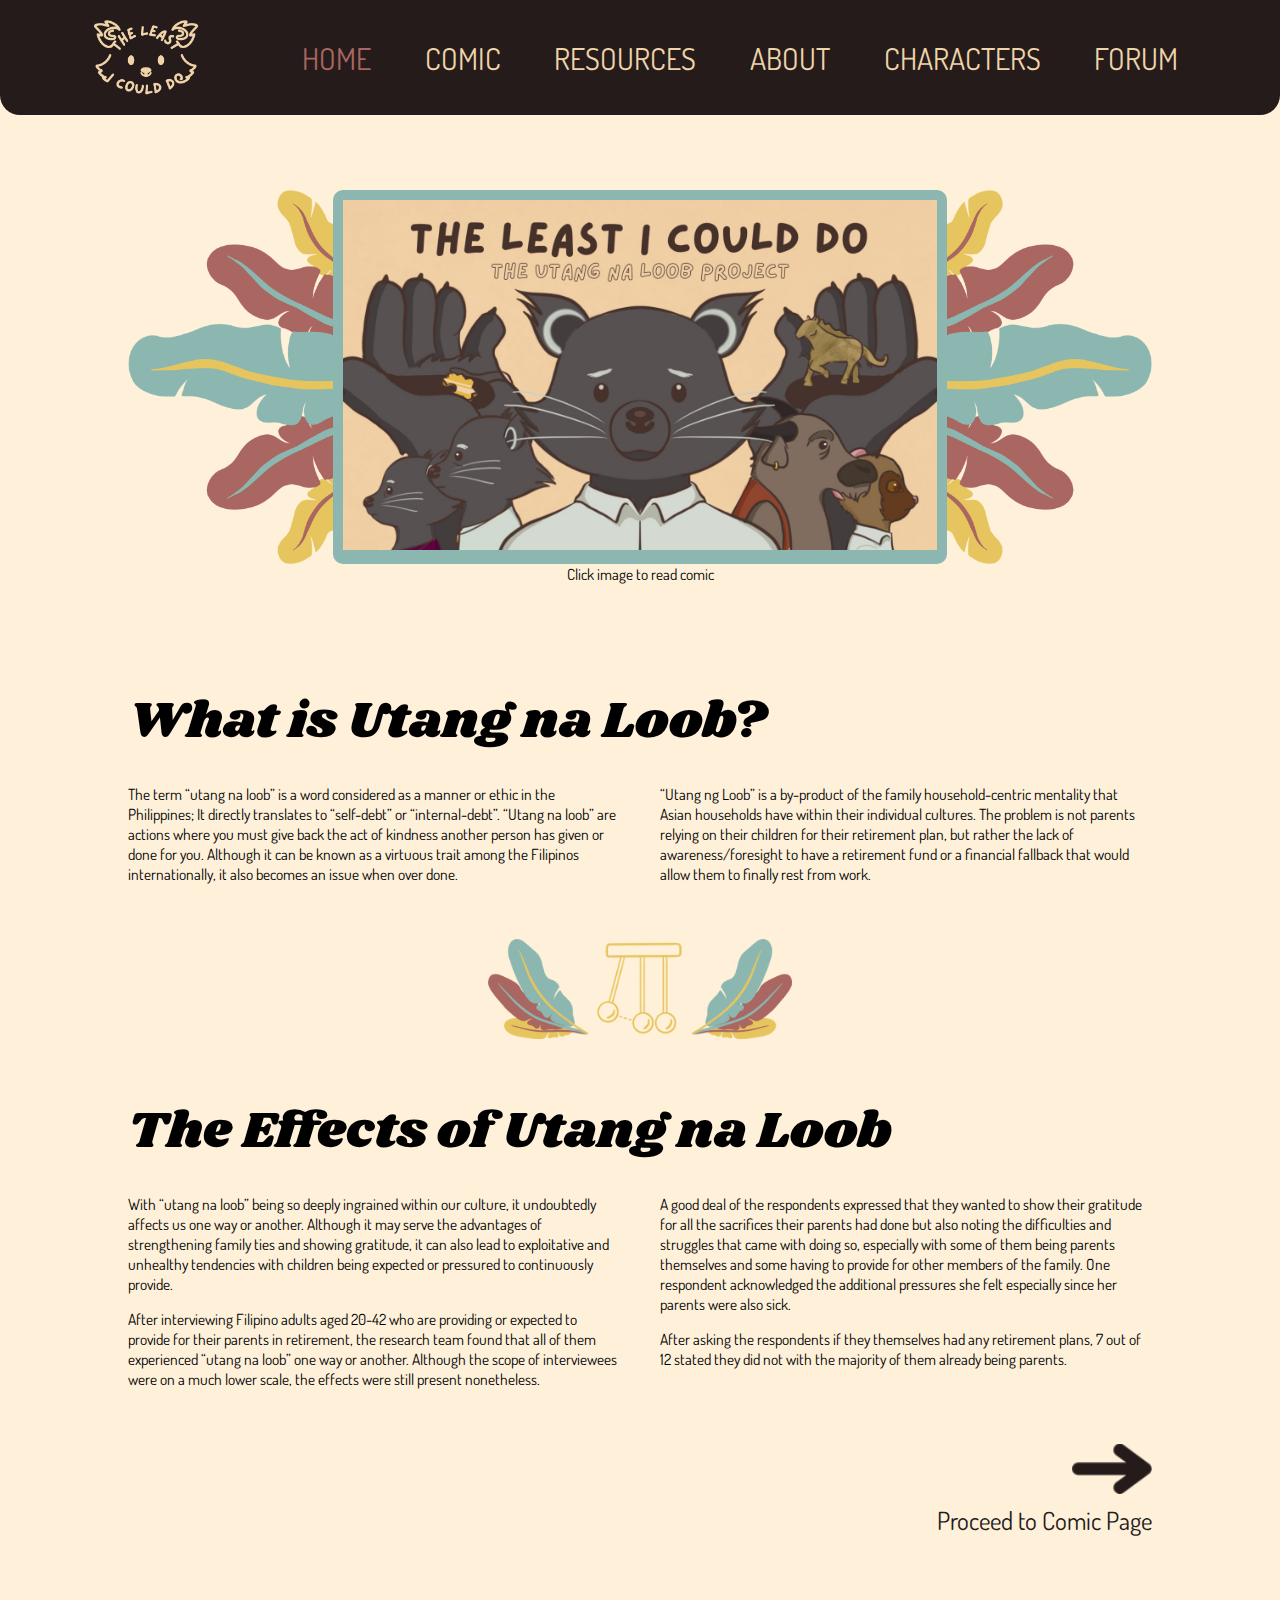
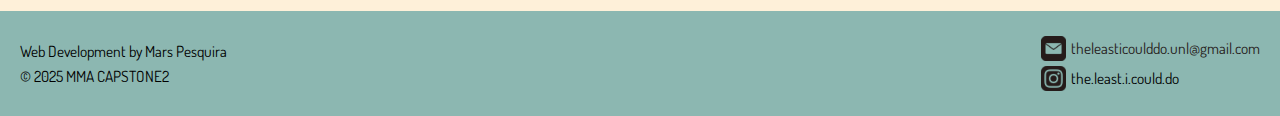
<file: index.html>
<!DOCTYPE html>
<html lang="en">

<head>
    <meta charset="utf-8">
    <meta name="viewport" content="width=device-width, initial-scale=1">
    <title>The Least I Could Do</title>
    <link rel="stylesheet" href="css/style.css">
    <link rel="stylesheet" href="css/mobile.css">
    <link rel="icon" type="image/icon" href="images/favicon.png">
</head>

<body>
    <!-- HEADER -->
    <header>
        <nav>
            <div class="logo">
                <a href="index.html">
                    <img id="logo" src="images/logo.png" alt="Logo">
                </a>
            </div>
            <ul>
                <li><a href="index.html" class="active">Home</a></li>
                <li><a href="comic.html">Comic</a></li>
                <li><a href="resources.html">Resources</a></li>
                <li><a href="about.html">About</a></li>
                <li><a href="characters.html">Characters</a></li>
                <li><a href="forum.html">Forum</a></li>
            </ul>
        </nav>
    </header>

    <main id="index">
        <div class="leaves-container">
            <img src="images/leaves-left.png" alt="Leaves" class="preview-leaves" id="leaves-1">
            <div id="comic-background-home">
                <div id="comic-preview">
                    <a href="comic.html">
                        <img src="images/home-img.jpg" alt="Cover Page 1">
                    </a>
                </div>
            </div>
            <img src="images/leaves-right.png" alt="Leaves" class="preview-leaves" id="leaves-2">
        </div>

        <p id="comic-hint-text">Click image to read comic</p>
        <h1>What is Utang na Loob?</h1>
        <div class="description">
            <div class="description-paragraph">
                <p class="description-text">The term “utang na loob” is a word considered as a manner or ethic in the Philippines; It directly translates to “self-debt” or “internal-debt”. “Utang na loob” are actions where you must give back the act of kindness another person has given or done for you. Although it can be known as a virtuous trait among the Filipinos internationally, it also becomes an issue when over done.</p>
            </div>
            <div class="description-paragraph">
                <p class="description-text">“Utang ng Loob” is a by-product of the family household-centric mentality that Asian households have within their individual cultures. The problem is not parents relying on their children for their retirement plan, but rather the lack of awareness/foresight to have a retirement fund or a financial fallback that would allow them to finally rest from work.</p>
            </div>
        </div>

        <div class="icon">
            <img src="./images/effects.png" alt="Effects Icon">
        </div>

        <h1>The Effects of Utang na Loob</h1>
        <div class="description">
            <div class="description-paragraph">
                <p class="description-text">With “utang na loob” being so deeply ingrained within our culture, it undoubtedly affects us one way or another. Although it may serve the advantages of strengthening family ties and showing gratitude, it can also lead to exploitative and unhealthy tendencies with children being expected or pressured to continuously provide.</p>
                <p class="description-text">After interviewing Filipino adults aged 20-42 who are providing or expected to provide for their parents in retirement, the research team found that all of them experienced “utang na loob” one way or another. Although the scope of interviewees were on a much lower scale, the effects were still present nonetheless.</p>
            </div>
            <div class="description-paragraph">
                <p class="description-text">A good deal of the respondents expressed that they wanted to show their gratitude for all the sacrifices their parents had done but also noting the difficulties and struggles that came with doing so, especially with some of them being parents themselves and some having to provide for other members of the family. One respondent acknowledged the additional pressures she felt especially since her parents were also sick.</p>
                <p class="description-text">After asking the respondents if they themselves had any retirement plans, 7 out of 12 stated they did not with the majority of them already being parents.</p>
            </div>
        </div>

        <div id="bottom-navigation">
            <div></div>
            <div class="button-column-right">
                <img src="./images/arrow-right.png" alt="Arrow Forward" class="bottom-nav-icon">
                <button id="next-page"><a href="comic.html">Proceed to Comic Page</a></button>
            </div>
        </div>
    </main>
    <script src="js/script.js"></script>

    <!-- FOOTER -->
    <footer>
        <section>
            <div id="label">
                <ul>
                    <li>Web Development by Mars Pesquira</li>
                    <li>&copy; 2025 <span>MMA CAPSTONE2</span></li>
                </ul>
            </div>
            <div id="socials">
                <ul>
                    <li>
                        <a href="mailto:theleasticouldo.unl@gmail.com">
                            <div id="footer-email"></div>
                            theleasticoulddo.unl@gmail.com
                        </a>
                    </li>
                    <li>
                        <div id="footer-instagram" class="social-icon" data-modal="modal-instagram-footer"></div>
                        the.least.i.could.do
                    </li>
                </ul>
            </div>
        </section>
    </footer>

</body>

</html>
</file>
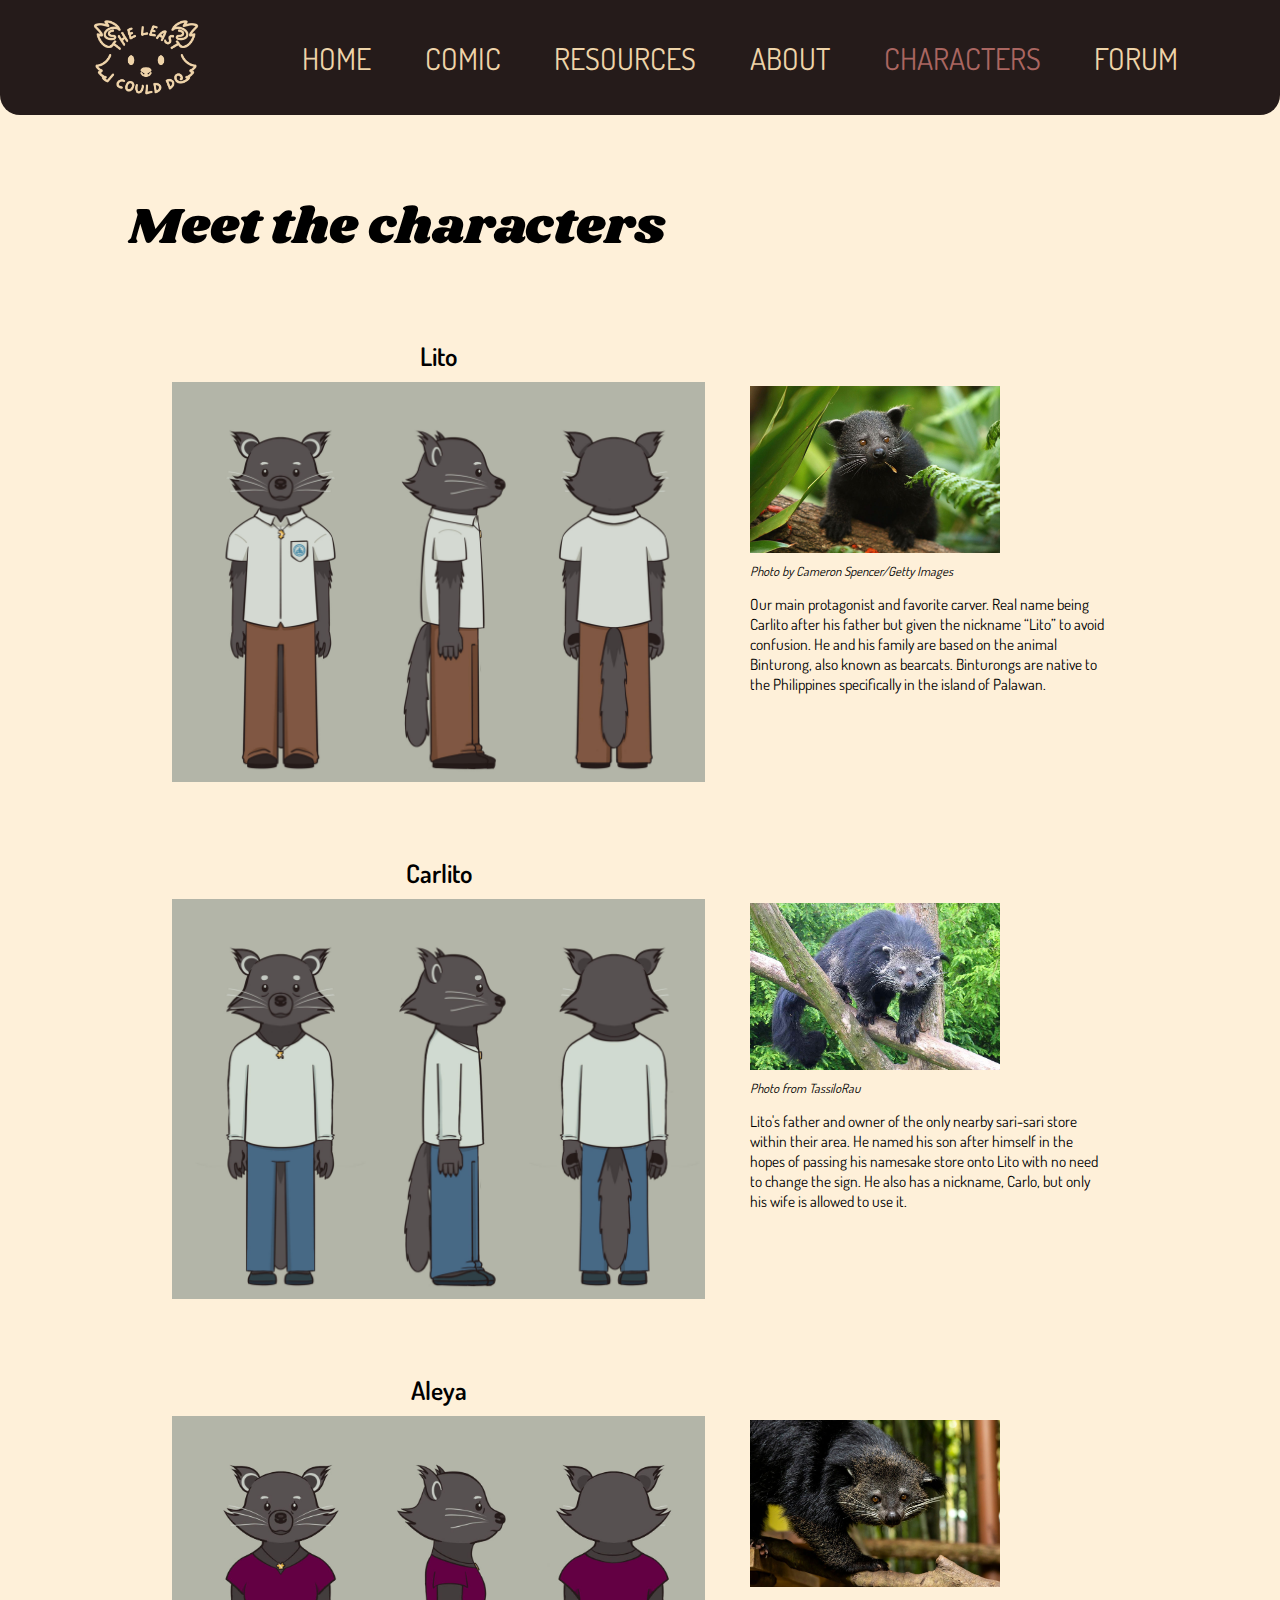
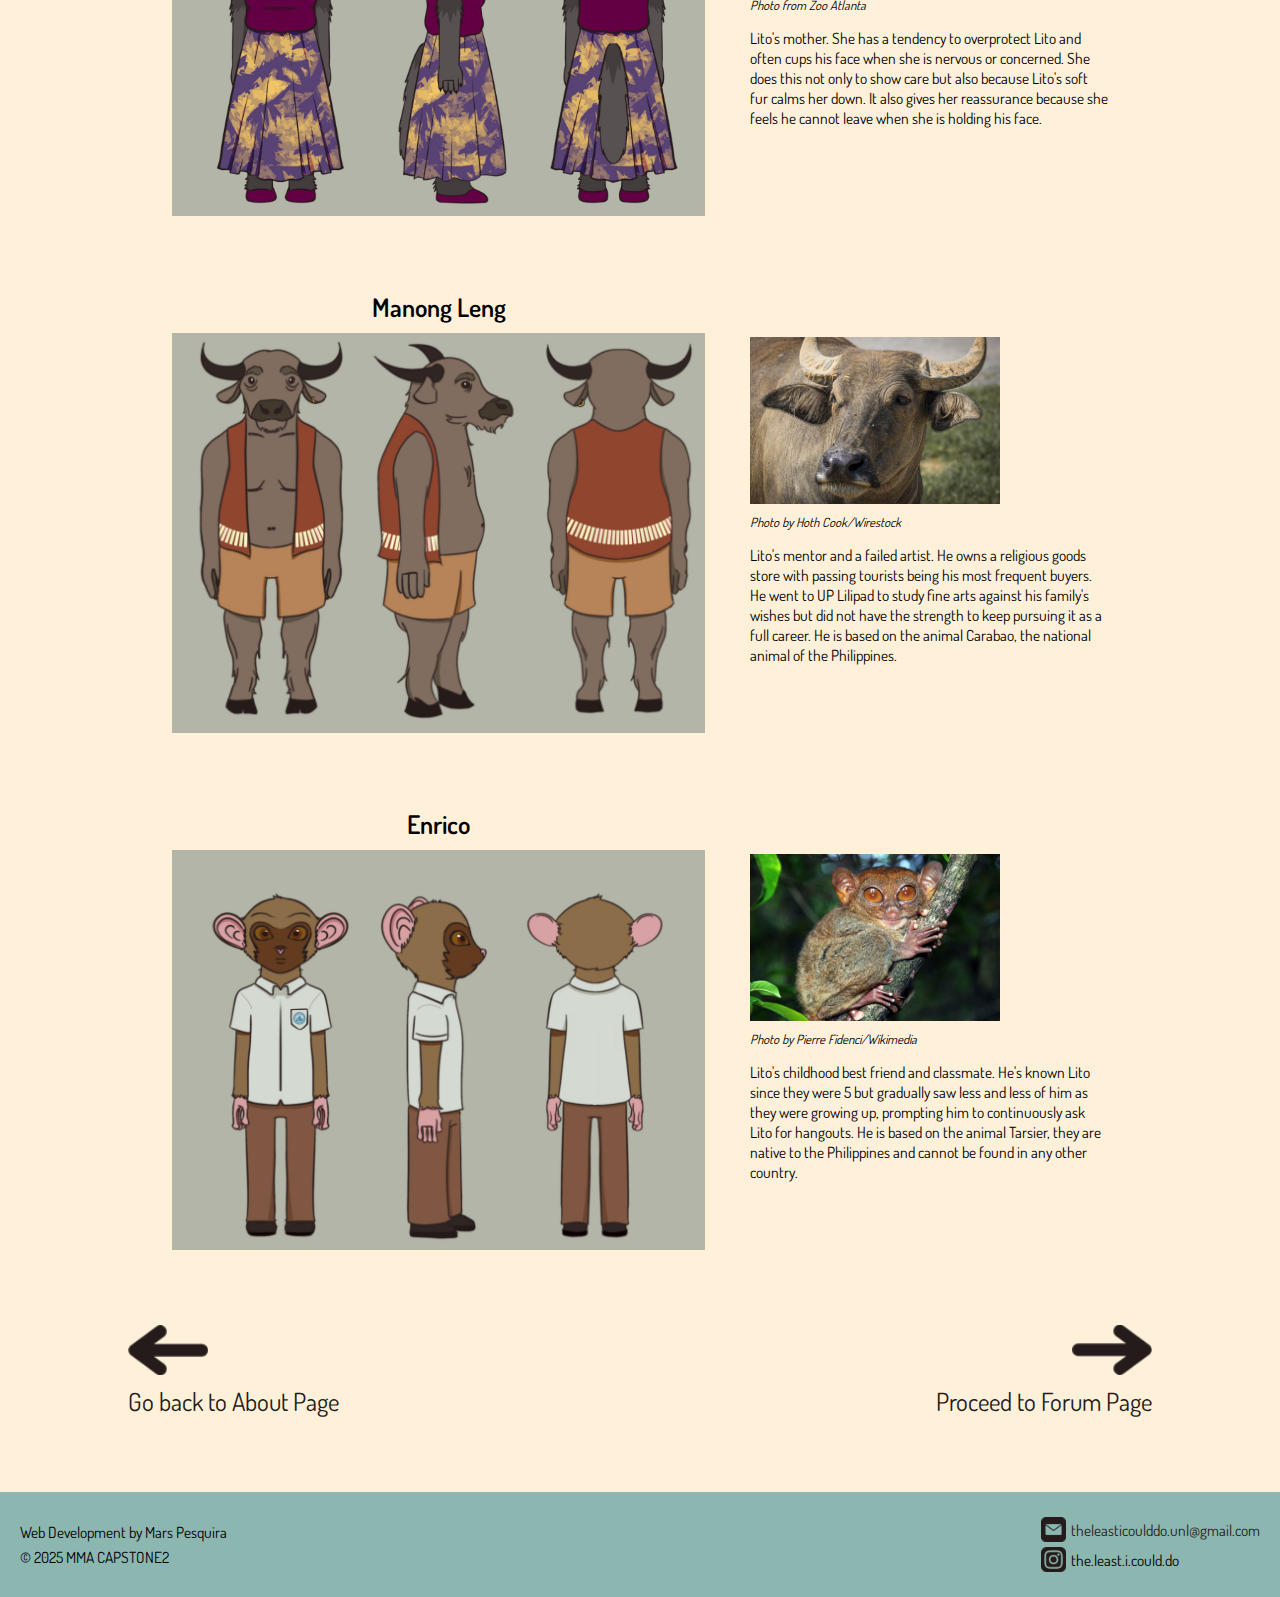
<file: characters.html>
<!DOCTYPE html>
<html lang="en">

<head>
    <meta charset="utf-8">
    <meta name="viewport" content="width=device-width, initial-scale=1">
    <title>The Least I Could Do</title>
    <link rel="stylesheet" href="css/style.css">
    <link rel="stylesheet" href="css/mobile.css">
    <link rel="icon" type="image/icon" href="images/favicon.png">
</head>

<body>
    <!-- HEADER -->
    <header>
        <nav>
            <div class="logo">
                <a href="index.html">
                    <img id="logo" src="images/logo.png" alt="Logo">
                </a>
            </div>
            <ul>
                <li><a href="index.html">Home</a></li>
                <li><a href="comic.html">Comic</a></li>
                <li><a href="resources.html">Resources</a></li>
                <li><a href="about.html">About</a></li>
                <li><a href="characters.html" class="active">Characters</a></li>
                <li><a href="forum.html">Forum</a></li>
            </ul>
        </nav>
    </header>

    <main id="characters">
        <h1>Meet the characters</h1>
        <div class="character-information-container">
            <div class="comic-character">
                <h2>Lito</h2>
                <img src="./images/LITO.JPG" alt="Lito">
            </div>
            <div class="real-animal-container">
                <div class="photo-with-source">
                    <img src="./images/lito-pic.jpg" alt="Lito" class="real-animal">
                    <p>Photo by Cameron Spencer/Getty Images</p>
                </div>
                <p class="character-description">Our main protagonist and favorite carver. Real name being Carlito after his father but given the nickname “Lito” to avoid confusion. He and his family are based on the animal Binturong, also known as bearcats. Binturongs are native to the Philippines specifically in the island of Palawan.</p>
            </div>
        </div>
        <div class="character-information-container">
            <div class="comic-character">
                <h2>Carlito</h2>
                <img src="./images/CARLITO.JPG" alt="Carlito">
            </div>
            <div class="real-animal-container">
                <div class="photo-with-source">
                    <img src="./images/carlito-pic.jpg" alt="Carlito" class="real-animal">
                    <p>Photo from TassiloRau</p>
                </div>
                <p class="character-description">Lito's father and owner of the only nearby sari-sari store within their area. He named his son after himself in the hopes of passing his namesake store onto Lito with no need to change the sign. He also has a nickname, Carlo, but only his wife is allowed to use it.</p>
            </div>
        </div>
        <div class="character-information-container">
            <div class="comic-character">
                <h2>Aleya</h2>
                <img src="./images/ALEYA.JPG" alt="Aleya">
            </div>
            <div class="real-animal-container">
                <div class="photo-with-source">
                    <img src="./images/aleya-pic.jpg" alt="Aleya" class="real-animal">
                    <p>Photo from Zoo Atlanta</p>
                </div>
                <p class="character-description">Lito's mother. She has a tendency to overprotect Lito and often cups his face when she is nervous or concerned. She does this not only to show care but also because Lito's soft fur calms her down. It also gives her reassurance because she feels he cannot leave when she is holding his face.</p>
            </div>
        </div>
        <div class="character-information-container">
            <div class="comic-character">
                <h2>Manong Leng</h2>
                <img src="./images/MANONG-LENG.jpg" alt="Manong Leng">
            </div>
            <div class="real-animal-container">
                <div class="photo-with-source">
                    <img src="./images/manong.jpg" alt="Manong Leng" class="real-animal">
                    <p>Photo by Hoth Cook/Wirestock</p>
                </div>
                <p class="character-description">Lito's mentor and a failed artist. He owns a religious goods store with passing tourists being his most frequent buyers. He went to UP Lilipad to study fine arts against his family's wishes but did not have the strength to keep pursuing it as a full career. He is based on the animal Carabao, the national animal of the Philippines.</p>
            </div>
        </div>
        <div class="character-information-container">
            <div class="comic-character">
                <h2>Enrico</h2>
                <img src="./images/ENRICO.JPG" alt="Enrico">
            </div>
            <div class="real-animal-container">
                <div class="photo-with-source">
                    <img src="./images/enrico-pic.jpg" alt="Enrico" class="real-animal">
                    <p>Photo by Pierre Fidenci/Wikimedia</p>
                </div>
                <p class="character-description">Lito's childhood best friend and classmate. He's known Lito since they were 5 but gradually saw less and less of him as they were growing up, prompting him to continuously ask Lito for hangouts. He is based on the animal Tarsier, they are native to the Philippines and cannot be found in any other country.</p>
            </div>
        </div>

        <div id="bottom-navigation">
            <div class="button-column-left">
                <img src="./images/arrow-left.png" alt="Arrow Back" class="bottom-nav-icon">
                <button id="back-page"><a href="About.html">Go back to About Page</a></button>
            </div>
            <div class="button-column-right">
                <img src="./images/arrow-right.png" alt="Arrow Forward" class="bottom-nav-icon">
                <button id="next-page"><a href="Forum.html">Proceed to Forum Page</a></button>
            </div>
        </div>
    </main>
    <script src="js/script.js"></script>

    <!-- FOOTER -->
    <footer>
        <section>
            <div id="label">
                <ul>
                    <li>Web Development by Mars Pesquira</li>
                    <li>&copy; 2025 <span>MMA CAPSTONE2</span></li>
                </ul>
            </div>
            <div id="socials">
                <ul>
                    <li>
                        <a href="mailto:theleasticouldo.unl@gmail.com">
                            <div id="footer-email"></div>
                            theleasticoulddo.unl@gmail.com
                        </a>
                    </li>
                    <li>
                        <div id="footer-instagram" class="social-icon" data-modal="modal-instagram-footer"></div>
                        the.least.i.could.do
                    </li>
                </ul>
            </div>
        </section>
    </footer>

</body>

</html>
</file>
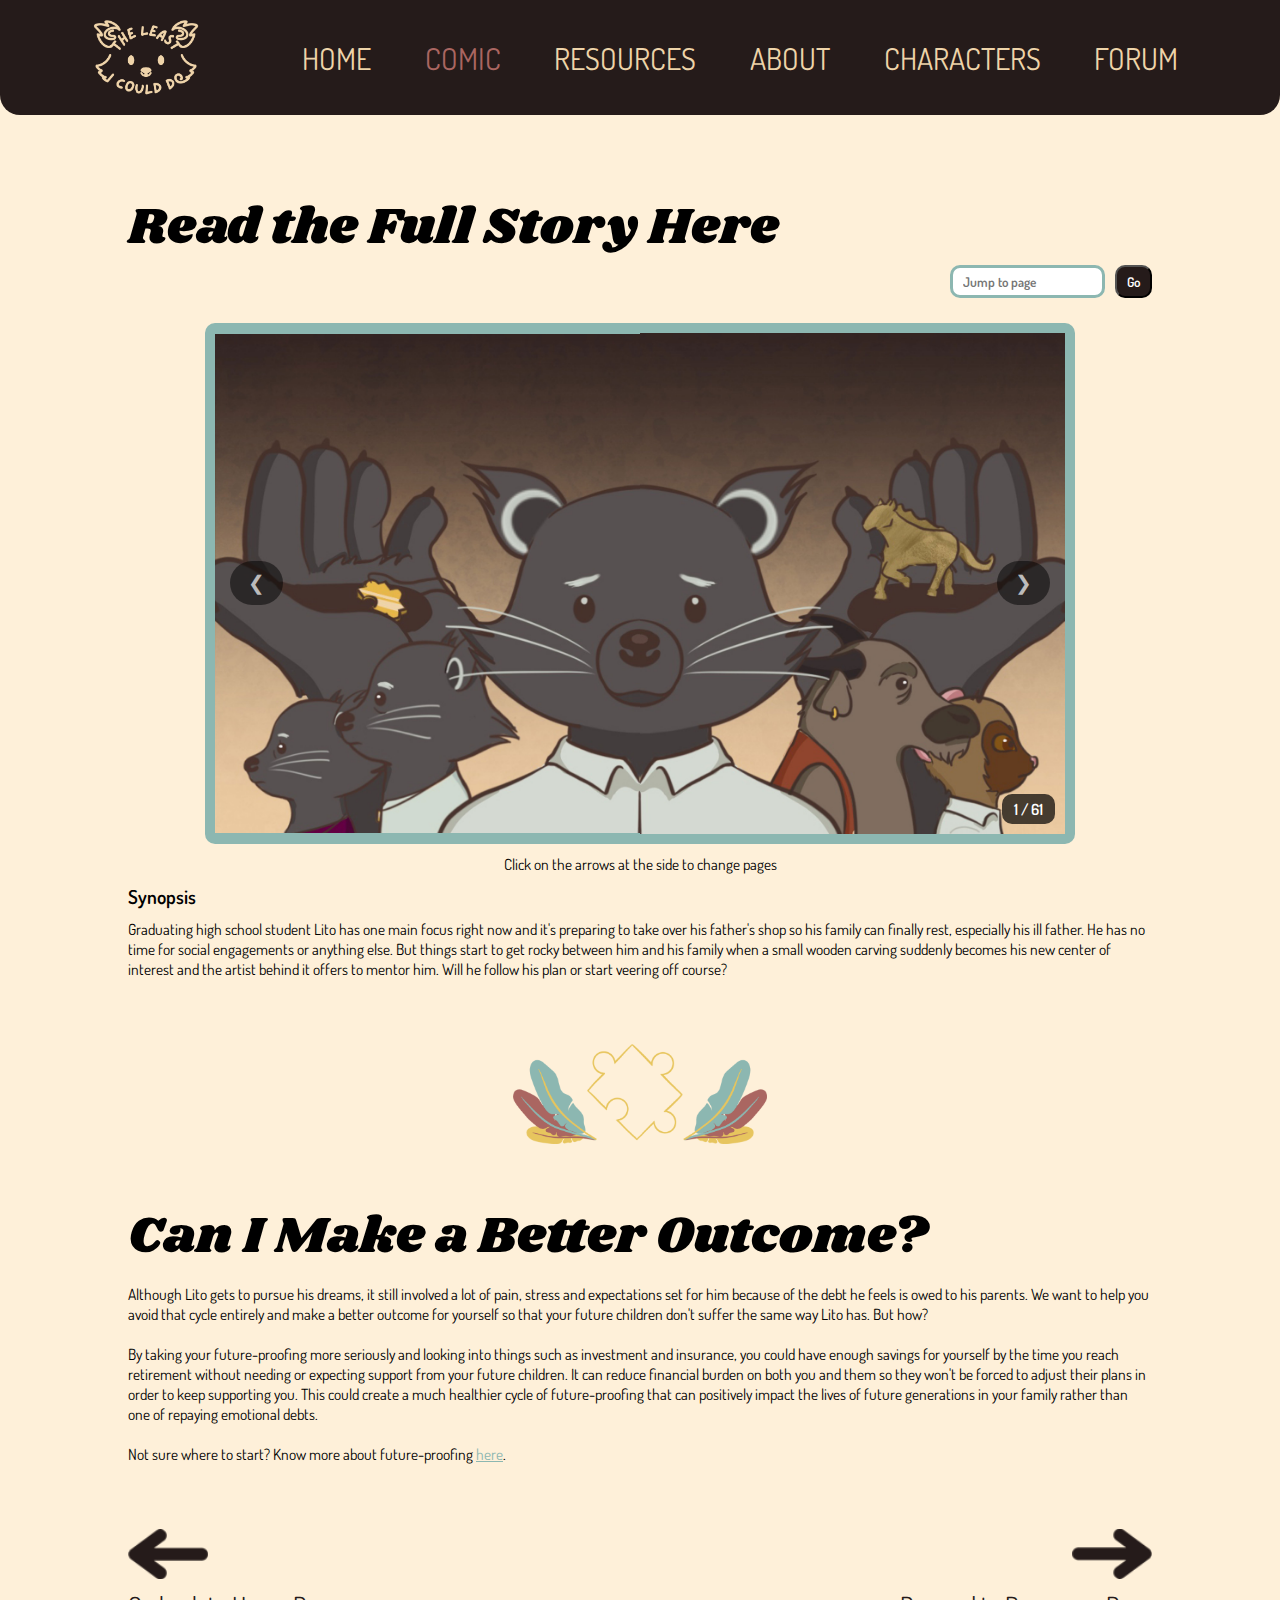
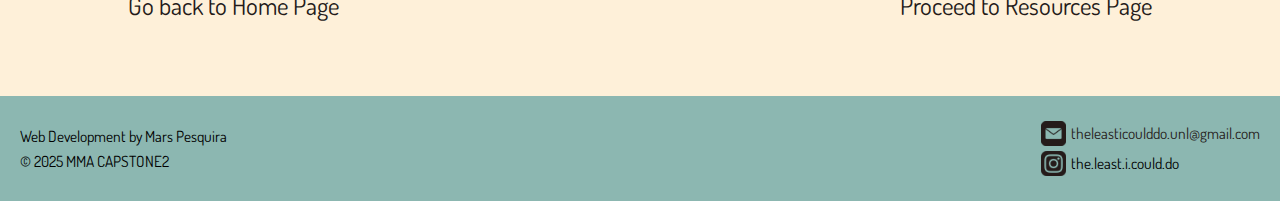
<file: comic.html>
<!DOCTYPE html>
<html lang="en">

<head>
    <meta charset="utf-8">
    <meta name="viewport" content="width=device-width, initial-scale=1">
    <title>The Least I Could Do</title>
    <link rel="stylesheet" href="css/style.css">
    <link rel="stylesheet" href="css/mobile.css">
    <link rel="icon" type="image/icon" href="images/favicon.png">
</head>

<body>
    <!-- HEADER -->
    <header>
        <nav>
            <div class="logo">
                <a href="index.html">
                    <img id="logo" src="images/logo.png" alt="Logo">
                </a>
            </div>
            <ul>
                <li><a href="index.html">Home</a></li>
                <li><a href="comic.html" class="active">Comic</a></li>
                <li><a href="resources.html">Resources</a></li>
                <li><a href="about.html">About</a></li>
                <li><a href="characters.html">Characters</a></li>
                <li><a href="forum.html">Forum</a></li>
            </ul>
        </nav>
    </header>

    <!-- COMIC -->
    <main id="comic">
        <h1>Read the Full Story Here</h1>
        <div class="view-toggle">
            <button id="toggleView">View All</button>
            <div></div>
            <div id="jump-to-container">
                <input type="number" id="jumpToInput" min="1" placeholder="Jump to page" />
                <button id="jumpToButton">Go</button>
            </div>
        </div>
        <div id="comic-background">
            <div class="comic-reader">
                <section class="comic-container">
                    <div class="comic-page">
                        <img src="images/cover01.jpg" alt="Cover Page 1">
                    </div>
                    <div class="comic-page">
                        <img src="images/cover02.jpg" alt="Cover Page 2">
                    </div>

                    <div class="comic-page">
                        <img src="images/page01.jpg" alt="Comic Page 1">
                    </div>
                    <div class="comic-page">
                        <img src="images/page02.jpg" alt="Comic Page 2">
                    </div>
                    <div class="comic-page">
                        <img src="images/page03.jpg" alt="Comic Page 3">
                    </div>
                    <div class="comic-page">
                        <img src="images/page04.jpg" alt="Comic Page 4">
                    </div>
                    <div class="comic-page">
                        <img src="images/page05.jpg" alt="Comic Page 5">
                    </div>
                    <div class="comic-page">
                        <img src="images/page06.jpg" alt="Comic Page 6">
                    </div>
                    <div class="comic-page">
                        <img src="images/page07.jpg" alt="Comic Page 7">
                    </div>
                    <div class="comic-page">
                        <img src="images/page08.jpg" alt="Comic Page 8">
                    </div>
                    <div class="comic-page">
                        <img src="images/page09.jpg" alt="Comic Page 9">
                    </div>
                    <div class="comic-page">
                        <img src="images/page10.jpg" alt="Comic Page 10">
                    </div>
                    <div class="comic-page">
                        <img src="images/page11.jpg" alt="Comic Page 11">
                    </div>
                    <div class="comic-page">
                        <img src="images/page12.jpg" alt="Comic Page 12">
                    </div>
                    <div class="comic-page">
                        <img src="images/page13.jpg" alt="Comic Page 13">
                    </div>
                    <div class="comic-page">
                        <img src="images/page14.jpg" alt="Comic Page 14">
                    </div>
                    <div class="comic-page">
                        <img src="images/page15.jpg" alt="Comic Page 15">
                    </div>
                    <div class="comic-page">
                        <img src="images/page16.jpg" alt="Comic Page 16">
                    </div>
                    <div class="comic-page">
                        <img src="images/page17.jpg" alt="Comic Page 17">
                    </div>
                    <div class="comic-page">
                        <img src="images/page18.jpg" alt="Comic Page 18">
                    </div>
                    <div class="comic-page">
                        <img src="images/page19.jpg" alt="Comic Page 19">
                    </div>
                    <div class="comic-page">
                        <img src="images/page20.jpg" alt="Comic Page 20">
                    </div>
                    <div class="comic-page">
                        <img src="images/page21.jpg" alt="Comic Page 21">
                    </div>
                    <div class="comic-page">
                        <img src="images/page22.jpg" alt="Comic Page 22">
                    </div>
                    <div class="comic-page">
                        <img src="images/page23.jpg" alt="Comic Page 23">
                    </div>
                    <div class="comic-page">
                        <img src="images/page24.jpg" alt="Comic Page 24">
                    </div>
                    <div class="comic-page">
                        <img src="images/page25.jpg" alt="Comic Page 25">
                    </div>
                    <div class="comic-page">
                        <img src="images/page26.jpg" alt="Comic Page 26">
                    </div>
                    <div class="comic-page">
                        <img src="images/page27.jpg" alt="Comic Page 27">
                    </div>
                    <div class="comic-page">
                        <img src="images/page28.jpg" alt="Comic Page 28">
                    </div>
                    <div class="comic-page">
                        <img src="images/page29.jpg" alt="Comic Page 29">
                    </div>
                    <div class="comic-page">
                        <img src="images/page30.jpg" alt="Comic Page 30">
                    </div>
                    <div class="comic-page">
                        <img src="images/page31.jpg" alt="Comic Page 31">
                    </div>
                    <div class="comic-page">
                        <img src="images/page32.jpg" alt="Comic Page 32">
                    </div>
                    <div class="comic-page">
                        <img src="images/page33.jpg" alt="Comic Page 33">
                    </div>
                    <div class="comic-page">
                        <img src="images/page34.jpg" alt="Comic Page 34">
                    </div>
                    <div class="comic-page">
                        <img src="images/page35.jpg" alt="Comic Page 35">
                    </div>
                    <div class="comic-page">
                        <img src="images/page36.jpg" alt="Comic Page 36">
                    </div>
                    <div class="comic-page">
                        <img src="images/page37.jpg" alt="Comic Page 37">
                    </div>
                    <div class="comic-page">
                        <img src="images/page38.jpg" alt="Comic Page 38">
                    </div>
                    <div class="comic-page">
                        <img src="images/page39.jpg" alt="Comic Page 39">
                    </div>
                    <div class="comic-page">
                        <img src="images/page40.jpg" alt="Comic Page 40">
                    </div>
                    <div class="comic-page">
                        <img src="images/page41.jpg" alt="Comic Page 41">
                    </div>
                    <div class="comic-page">
                        <img src="images/page42.jpg" alt="Comic Page 42">
                    </div>
                    <div class="comic-page">
                        <img src="images/page43.jpg" alt="Comic Page 43">
                    </div>
                    <div class="comic-page">
                        <img src="images/page44.jpg" alt="Comic Page 44">
                    </div>
                    <div class="comic-page">
                        <img src="images/page45.jpg" alt="Comic Page 45">
                    </div>
                    <div class="comic-page">
                        <img src="images/page46.jpg" alt="Comic Page 46">
                    </div>
                    <div class="comic-page">
                        <img src="images/page47.jpg" alt="Comic Page 47">
                    </div>
                    <div class="comic-page">
                        <img src="images/page48.jpg" alt="Comic Page 48">
                    </div>
                    <div class="comic-page">
                        <img src="images/page49.jpg" alt="Comic Page 49">
                    </div>
                    <div class="comic-page">
                        <img src="images/page50.jpg" alt="Comic Page 50">
                    </div>
                    <div class="comic-page">
                        <img src="images/page51.jpg" alt="Comic Page 51">
                    </div>
                    <div class="comic-page">
                        <img src="images/page52.jpg" alt="Comic Page 52">
                    </div>
                    <div class="comic-page">
                        <img src="images/page53.jpg" alt="Comic Page 53">
                    </div>
                    <div class="comic-page">
                        <img src="images/page54.jpg" alt="Comic Page 54">
                    </div>
                    <div class="comic-page">
                        <img src="images/page55.jpg" alt="Comic Page 55">
                    </div>
                    <div class="comic-page">
                        <img src="images/page56.jpg" alt="Comic Page 56">
                    </div>
                    <div class="comic-page">
                        <img src="images/page57.jpg" alt="Comic Page 57">
                    </div>
                    <div class="comic-page">
                        <img src="images/page58.jpg" alt="Comic Page 58">
                    </div>
                    <div class="comic-page">
                        <img src="images/page59.jpg" alt="Comic Page 59">
                    </div>
                    <div class="comic-page">
                        <img src="images/page60.jpg" alt="Comic Page 60">
                    </div>
                </section>
                <div id="page-indicator"></div>
                <div class="navigation">
                    <button id="prevPage" class="nav-btn" aria-label="Previous Page">&#10094;</button>
                    <button id="nextPage" class="nav-btn" aria-label="Next Page">&#10095;</button>
                </div>
            </div>
        </div>
        <p class="comic-guide">Click on the arrows at the side to change pages</p>
        <h3>Synopsis</h3>
        <p>Graduating high school student Lito has one main focus right now and it's preparing to  take over his father's shop so his family can finally rest, especially his ill father. He has no time for social engagements or anything else. But things start to get rocky between him and his family when a small wooden carving suddenly becomes his new center of interest and the artist behind it offers to mentor him. Will he follow his plan or start veering off course?</p>
        

        <div class="icon">
            <img src="./images/puzzle.png" alt="Puzzle Icon">
        </div>

        <h1>Can I Make a Better Outcome?</h1>
        <p>Although Lito gets to pursue his dreams, it still involved a lot of pain, stress and expectations set for him because of the debt he feels is owed to his parents. We want to help you avoid that cycle entirely and make a better outcome for yourself so that your future children don't suffer the same way Lito has. But how?</p>
        <p>By taking your future-proofing more seriously and looking into things such as investment and insurance, you could have enough savings for yourself by the time you reach retirement without needing or expecting support from your future children. It can reduce financial burden on both you and them so they won't be forced to adjust their plans in order to keep supporting you. This could create a much healthier cycle of future-proofing that can positively impact the lives of future generations in your family rather than one of repaying emotional debts.</p>
        <p>Not sure where to start? Know more about future-proofing <span><a href="resources.html">here</a></span>.</p>
    
        <div id="bottom-navigation">
            <div class="button-column-left">
                <img src="./images/arrow-left.png" alt="Arrow Back" class="bottom-nav-icon">
                <button id="back-page"><a href="index.html">Go back to Home Page</a></button>
            </div>
            <div class="button-column-right">
                <img src="./images/arrow-right.png" alt="Arrow Forward" class="bottom-nav-icon">
                <button id="next-page"><a href="resources.html">Proceed to Resources Page</a></button>
            </div>
        </div>
    </main>
    <script src="js/script.js"></script>


    <!-- FOOTER -->
    <footer>
        <section>
            <div id="label">
                <ul>
                    <li>Web Development by Mars Pesquira</li>
                    <li>&copy; 2025 <span>MMA CAPSTONE2</span></li>
                </ul>
            </div>
            <div id="socials">
                <ul>
                    <li>
                        <a href="mailto:theleasticouldo.unl@gmail.com">
                            <div id="footer-email"></div>
                            theleasticoulddo.unl@gmail.com
                        </a>
                    </li>
                    <li>
                        <div id="footer-instagram" class="social-icon" data-modal="modal-instagram-footer"></div>
                        the.least.i.could.do
                    </li>
                </ul>
            </div>
        </section>
    </footer>
</body>

</html>
</file>
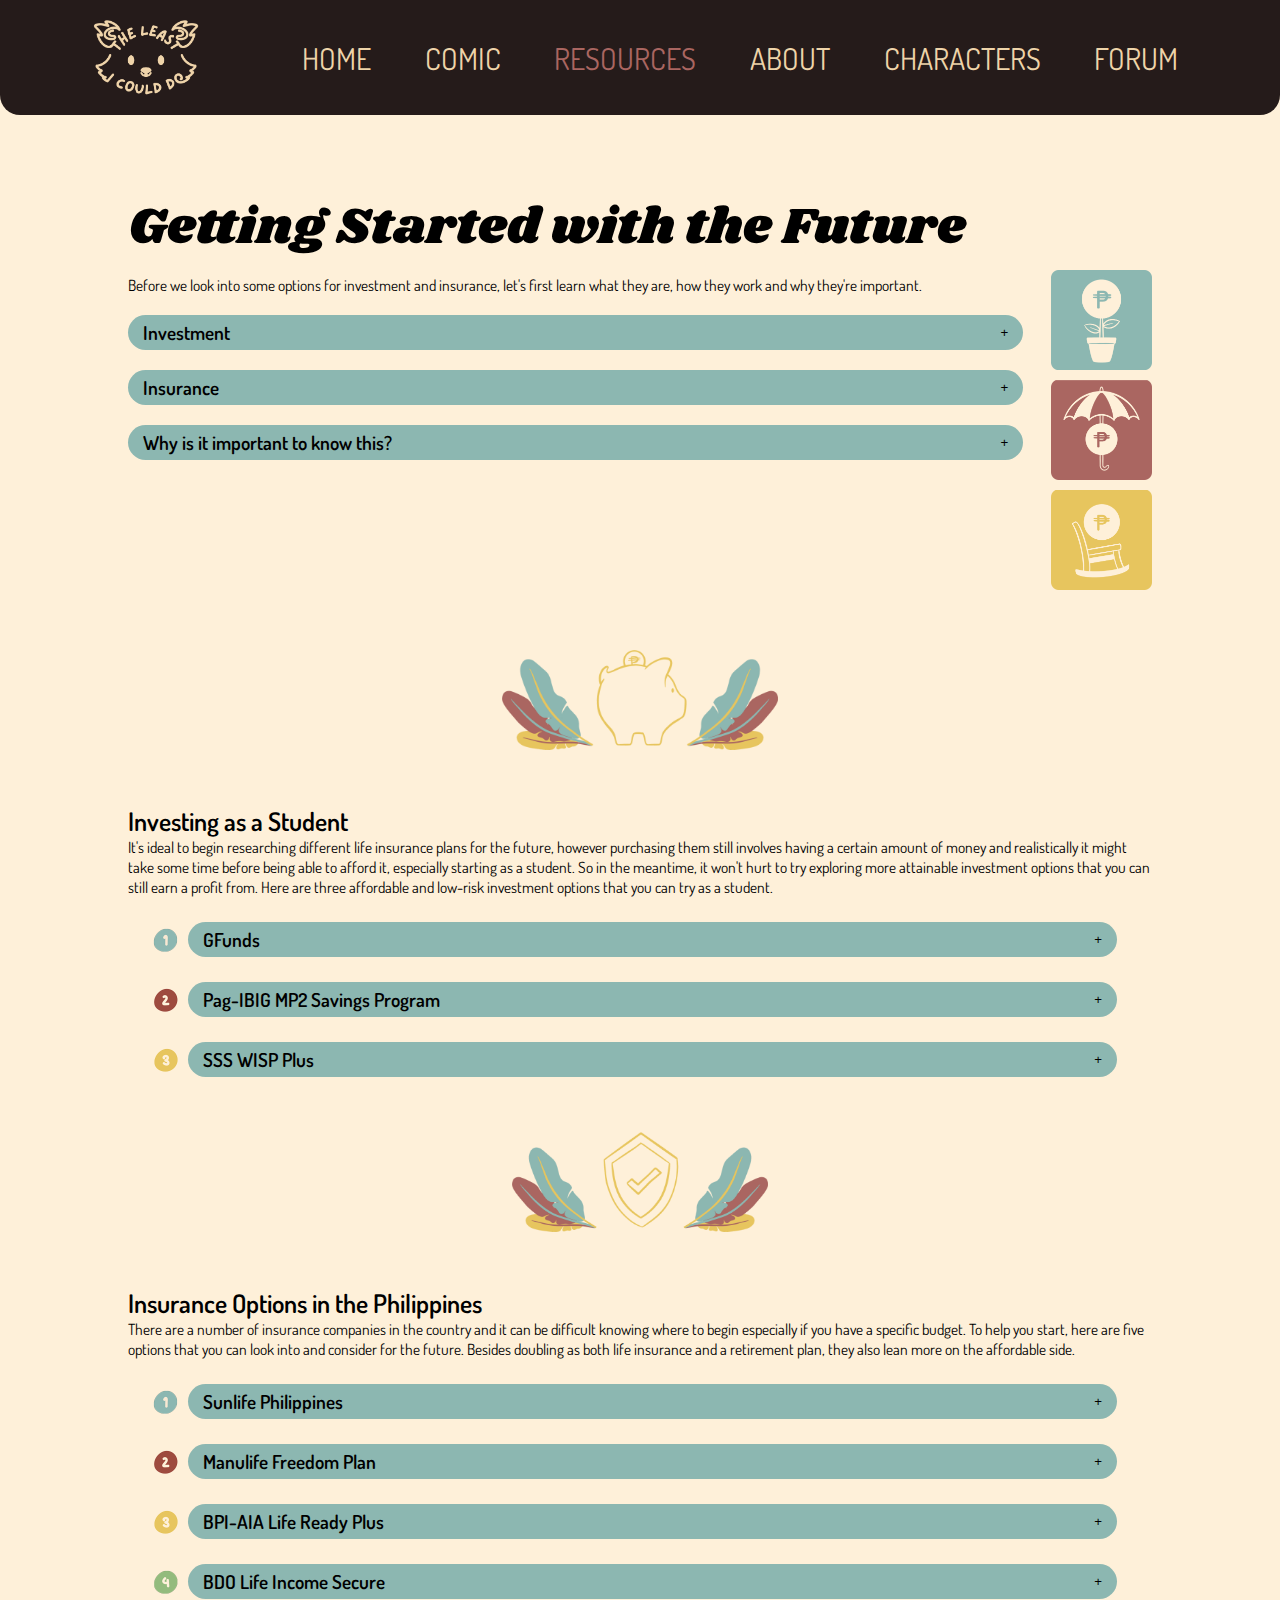
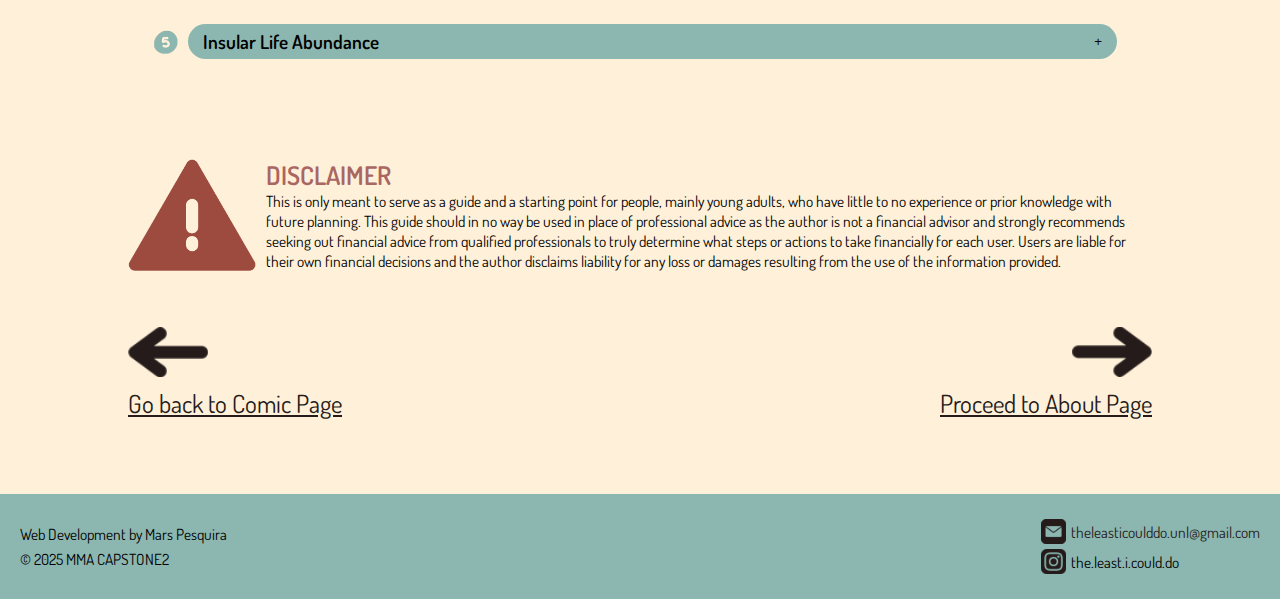
<file: resources.html>
<!DOCTYPE html>
<html>

<head>
    <meta charset="utf-8">
    <meta name="viewport" content="width=device-width, initial-scale=1">
    <title>The Least I Could Do</title>
    <link rel="stylesheet" href="css/style.css">
    <link rel="stylesheet" href="css/mobile.css">
    <link rel="icon" type="image/icon" href="images/favicon.png">
</head>

<body>
    <!-- HEADER -->
    <header>
        <nav>
            <div class="logo">
                <a href="index.html">
                    <img id="logo" src="images/logo.png" alt="Logo">
                </a>
            </div>
            <ul>
                <li><a href="index.html">Home</a></li>
                <li><a href="comic.html">Comic</a></li>
                <li><a href="resources.html" class="active">Resources</a></li>
                <li><a href="about.html">About</a></li>
                <li><a href="characters.html">Characters</a></li>
                <li><a href="forum.html">Forum</a></li>
            </ul>
        </nav>
    </header>

    <main id="resources">
        <h1>Getting Started with the Future</h1>
        <div id="getting-started">
            <div id="getting-started-description">
                <p>Before we look into some options for investment and insurance, let's first learn what they are, how they work and why they're important.</p>
                <ul>
                    <li>
                        <div class="content-title">
                            <button type="button" class="dropdown">
                                <h3>Investment</h3>
                                <span class="indicator">+</span>
                            </button>
                        </div>
                        <div class="dropdown-content">
                            <p><span>Investment</span> is a financial asset that is acquired with the aim of earning future income or achieving a profit by selling it at a higher price later. The main goal of investments is generating returns (ROI) and yielding better profits.</p>
                        </div>
                    </li>
                    <li>
                        <div class="content-title">
                            <button type="button" class="dropdown">
                                <h3>Insurance</h3>
                                <span class="indicator">+</span>
                            </button>
                        </div>
                        <div class="dropdown-content">
                            <p><span>Insurance</span> acts as a financial safety net. This involves paying a company money (premiums) and in return they cover the costs for whatever loss or damage that qualifies under the policy that you accepted. This could help in assuring that your loved ones will be taken care of in case an injury or accident befell upon you, saving them from any sort of debt. Under that same notion are Life Insurance Retirement Plans (LIRPS) which are permanent life insurance policies that aim to build cash value, this may provide you with financial security upon your retirement.</p>
                            <p>How does a company cover all of that? By collecting premiums from their members (policyholders), the company can pay using the premiums collected from all policyholders so that the financial burden doesn't rest solely on one person.</p>
                        </div>
                    </li>
                    <li>
                        <div class="content-title">
                            <button type="button" class="dropdown">
                                <h3>Why is it important to know this?</h3>
                                <span class="indicator">+</span>
                            </button>
                        </div>
                        <div class="dropdown-content">
                            <p><span>Why is it important to know this?</span> Choosing reliable insurance companies and investing wisely both contribute to financial stability and security in the long run. This reduces financial burden on both you and your loved ones as they won't be forced to adjust their plans in order to keep supporting you and it can begin a healthy cycle of future-proofing that can positively impact the lives of future generations in your family.</p>
                        </div>
                    </li>
                </ul>
            </div>

            <div id="resource-images">
                <img src="./images/resources01.png" alt="Resource 1">
                <img src="./images/resources02.png" alt="Resource 2">
                <img src="./images/resources03.png" alt="Resource 3">
            </div>
        </div>
        
        <div class="icon">
            <img src="./images/piggybank.png" alt="Piggy Bank Icon">
        </div>

        <div id="investing-as-a-student">
            <h2>Investing as a Student</h2>
            <p>It's ideal to begin researching different life insurance plans for the future, however purchasing them still involves having a certain amount of money and realistically it might take some time before being able to afford it, especially starting as a student. So in the meantime, it won't hurt to try exploring more attainable investment options that you can still earn a profit from. Here are three affordable and low-risk investment options that you can try as a student.</p>
            <ul>
                <li>
                    <div class="content-title">
                        <img src="./images/svg/1.png" alt="1">
                        <button type="button" class="collapsible">
                            <h3>GFunds</h3>
                            <span class="indicator">+</span>
                        </button>
                    </div>
                    <div class="collapsible-content">
                        <p><span>GFunds</span> is a feature of the GCash app designed for both new and experienced investors. Launched in 2018 under GInvest, it allows students and low-income earners in the Philippines to start investing with as little as ₱50. Through GFunds, users can access a variety of global and local funds, including options like Apple, Google, Ayala Land, and BPI. There is very little risk given that the investment costs are much lower and since there is no minimum holding period you are free to withdraw whenever you like.</p>
                        <p>To learn more about GFunds, additional links are provided below.</p>
                        <div class="links">
                            <a href="https://help.gcash.com/hc/en-us/sections/360004696433-GFunds" target=”_blank”>
                                <p>More on GFunds</p>
                            </a>
                            <a href="https://help.gcash.com/hc/en-us/articles/360017753033-Create-a-GFunds-account"
                                target=”_blank”>
                                <p>How to apply for GFunds</p>
                            </a>
                        </div>
                    </div>
                </li>
                <li>
                    <div class="content-title">
                        <img src="./images/svg/2.png" alt="2">
                        <button type="button" class="collapsible">
                            <h3>Pag-IBIG MP2 Savings Program</h3>
                            <span class="indicator">+</span>
                        </button>
                    </div>
                    <div class="collapsible-content">
                        <p>The <span>Modified Pag-IBIG 2 Savings (MP2)</span> program provides an affordable investment opportunity for Filipinos especially for those with low income or have no experience with investing. Starting with a minimum of ₱500 monthly contributions. It offers the benefit of government-backed savings and annual dividends ranging from 4% to 8%. There's no cap on the amount you can invest, and after five years, you can either withdraw your funds or choose to extend your dividends for an additional two years.</p>
                        <p>It's important to note that this program only extends to members of Pag-IBIG but students 18 years old and above may look into these membership options:</p>
                        <ul>
                            <li>
                                <p><span>Voluntary Members</span> - Voluntary members with no regular income can pay the minimum contribution of ₱200 monthly in order to access the benefits and still contribute what they can afford.</p>
                            </li>
                            <li>
                                <p><span>Self-Employed</span> - For those who take on small freelancing jobs or selling self-made items, you may qualify as self-employed as long as you receive an income of at least ₱1000 a month. The monthly contribution rate of self-employed members is 2% of the reported monthly income.</p>
                            </li>
                        </ul>
                        <p>To learn more about the MP2 Savings Program and Pag-IBIG, additional links are provided below.</p>
                        <div class="links">
                            <div id="pag-ibig">
                                <a href="https://pagibiginquiries.online/pag-ibig-contribution-benefits/" target=”_blank”>
                                    <p>More on Pag-IBIG</p>
                                </a>
                                <a href="https://www.pagibigfund.gov.ph/FAQ_MP2.html" target=”_blank”>
                                    <p>More on MP2</p>
                                </a>
                            </div>
                            <div id="how-to-apply-pag-ibig">
                                <a href="https://www.moneymax.ph/government-services/articles/pag-ibig-online-registration"
                                    target=”_blank”>
                                    <p>How to apply for Pag-IBIG</p>
                                </a>
                                <a href="https://www.globe.com.ph/go/career-money/article/guide-to-pag-ibig-mp2#enroll-invest"
                                    target=”_blank”>
                                    <p>How to apply for MP2</p>
                                </a>
                            </div>
                        </div>
                    </div>
                </li>
                <li>
                    <div class="content-title">
                        <img src="./images/svg/3.png" alt="3">
                        <button type="button" class="collapsible">
                            <h3>SSS WISP Plus</h3>
                            <span class="indicator">+</span>
                        </button>
                    </div>
                    <div class="collapsible-content">
                        <p>The <span>SSS Worker's Investment and Savings Program (WISP) Plus</span> is a new voluntary retirement savings program for SSS members, their minimum contributions also start at ₱500 per payment. It offers flexibility, as members can pay their contributions anytime. Similar to the Pag-IBIG MP2, SSS WISP Plus is an affordable, safe, and tax-free government savings program. It is designed to provide additional retirement savings on top of your regular SSS contributions.</p>
                        <p>As mentioned above, you must be a contributing SSS member of at least 15 years old in order to apply for SSS Wisp Plus. Similarly to MP2, you may also apply as a Voluntary member or a Self-Employed member. Both of their monthly contributions are ₱560 for the minimum Monthly Salary Credit (MSC) of ₱4,000. You may choose based on your financial capacity and contribute accordingly.</p>
                        <p>To learn more about SSS and SSS Wisp Plus, additional links are provided below.</p>
                        <div class="links">
                            <div class="sss">
                                <a href="https://www.globe.com.ph/go/career-money/article/how-to-apply-sss-membership#gref" target=”_blank”>
                                    <p>More SSS</p>
                                </a>
                                <a href="https://digido.ph/articles/wisp-sss" target=”_blank”>
                                    <p>More on SSS WISP PLUS</p>
                                </a>
                            </div>
                            <div class="how-to-apply-sss">
                                <a href="https://www.moneymax.ph/government-services/articles/sss-online-registration"
                                    target=”_blank”>
                                    <p>How to apply for SSS</p>
                                </a>
                                <a href="https://www.moneymax.ph/investments/articles/wisp-sss-contribution"
                                    target=”_blank”>
                                    <p>How to apply for SSS WISP PLUS</p>
                                </a>
                            </div>
                        </div>
                    </div>
                </li>
            </ul>
        </div>

        <div class="icon">
            <img src="./images/shield.png" alt="Shield Icon">
        </div>

        <div id="insurance-options">
            <h2>Insurance Options in the Philippines</h2>
            <p>There are a number of insurance companies in the country and it can be difficult knowing where to begin especially if you have a specific budget. To help you start, here are five options that you can look into and consider for the future. Besides doubling as both life insurance and a retirement plan, they also lean more on the affordable side.</p>
            <ul>
                <li>
                    <div class="content-title">
                        <img src="./images/svg/1.png" alt="1">
                        <button type="button" class="collapsible">
                            <h3>Sunlife Philippines</h3>
                            <span class="indicator">+</span>
                        </button>
                    </div>
                    <div class="collapsible-content">
                        <p><a href="https://www.sunlife.com.ph/en/insurance/" target="_blank"><span>Sun Life</span></a> offers a variety of life insurance plans, one affordable option is Sun FlexiLink which offers both life insurance and investment flexibility. They allow coverage until the age of 88 and include manageable premium payments. A popular option for retirement planning is Sun MaxiLink Prime, this combines life insurance and flexible investment options. Policyholders can pay for at least 10 years and can qualify for loyalty bonuses</p>
                    </div>
                </li>
                <li>
                    <div class="content-title">
                        <img src="./images/svg/2.png" alt="2">
                        <button type="button" class="collapsible">
                            <h3>Manulife Freedom Plan</h3>
                            <span class="indicator">+</span>
                        </button>
                    </div>
                    <div class="collapsible-content">
                        <p>The <span><a href="https://www.manulife.com.ph/products/savings-retirement/freedom.html" target="_blank">Manulife Freedom Plan</a></span> is a retirement savings plan that comes with life insurance and a lump-sum maturity benefit when the policy ends which can either be 20 years or until age 65.. They also provide  flexible payment terms of 5 or 10 years and guaranteed cash payouts every other year.</p>
                    </div>
                </li>
                <li>
                    <div class="content-title">
                        <img src="./images/svg/3.png" alt="3">
                        <button type="button" class="collapsible">
                            <h3>BPI-AIA Life Ready Plus</h3>
                            <span class="indicator">+</span>
                        </button>
                    </div>
                    <div class="collapsible-content">
                        <p><span><a href="https://www.bpi-aia.com.ph/en/our-products/protection/life-ready-plus" target="_blank">BPI-AIA Life Ready Plus</a></span> can assist with retirement planning through its combination of life insurance protection and investment benefits. Premiums can start as low as ₱2,100 a month and a guaranteed cash payout upon the policy's maturity which can be beneficial during retirement. It also includes flexible payment terms that allow you to choose so you can budget effectively.</p>
                    </div>
                </li>
                <li>
                    <div class="content-title">
                        <img src="./images/svg/4.png" alt="4">
                        <button type="button" class="collapsible">
                            <h3>BDO Life Income Secure</h3>
                            <span class="indicator">+</span>
                        </button>
                    </div>
                    <div class="collapsible-content">
                        <p><span><a href="https://www.bdo.com.ph/bdo-life/retirement-plans/income-secure" target="_blank">BDO Life Income Secure</a></span> is designed to be an affordable life insurance plan that comes with a lump-sum maturity benefit that can assist you during retirement. It covers for 20 years and also includes guaranteed yearly cash payouts starting from the 10th year, this can offset the cost of premiums and provide you with additional income.</p>
                    </div>
                </li>
                <li>
                    <div class="content-title">
                        <img src="./images/svg/5.png" alt="5"><button type="button" class="collapsible">
                            <h3>Insular Life Abundance</h3>
                            <span class="indicator">+</span>
                        </button>
                    </div>
                    <div class="collapsible-content">
                        <p><span><a href="https://www.insularlife.com.ph/abundance" target="_blank">Insular Life Abundance</a></span> provides a limited payment period of only 5 or 10 years with regular cash payouts every two years. The cash payout starts at either the 7th or 11th year. It also offers life insurance coverage for over 20 years or until age 65 and a guaranteed lump-sum maturity benefit.</p>
                    </div>
                </li>
            </ul>
        </div>

        <div id="disclaimer-description">
            <img src="./images/disclaimer.png" id="disclaimer-icon" alt="Disclaimer Icon">
            <div>
                <h2 id="disclaimer">Disclaimer</h2>
                <p>This is only meant to serve as a guide and a starting point for people, mainly young adults, who have little to no experience or prior knowledge with future planning. This guide should in no way be used in place of professional advice as the author is not a financial advisor and strongly recommends seeking out financial advice from qualified professionals to  truly determine what steps or actions to take financially for each user. Users  are liable for their own financial decisions and the author disclaims liability for any loss or damages resulting from the use of the information provided.</p>
            </div>

        </div>

        <div id="bottom-navigation">
            <div class="button-column-left">
                <img src="./images/arrow-left.png" alt="Arrow Back" class="bottom-nav-icon">
                <button id="back-page"><a href="comic.html">Go back to Comic Page</a></button>
            </div>
            <div class="button-column-right">
                <img src="./images/arrow-right.png" alt="Arrow Forward" class="bottom-nav-icon">
                <button id="next-page"><a href="about.html">Proceed to About Page</a></button>
            </div>
        </div>

        <script src="js/collapsible.js"></script>
    </main>

    <!-- FOOTER -->
    <footer>
        <section>
            <div id="label">
                <ul>
                    <li>Web Development by Mars Pesquira</li>
                    <li>&copy; 2025 <span>MMA CAPSTONE2</span></li>
                </ul>
            </div>
            <div id="socials">
                <ul>
                    <li>
                        <a href="mailto:theleasticouldo.unl@gmail.com">
                            <div id="footer-email"></div>
                            theleasticoulddo.unl@gmail.com
                        </a>
                    </li>
                    <li>
                        <div id="footer-instagram" class="social-icon" data-modal="modal-instagram-footer"></div>
                        the.least.i.could.do
                    </li>
                </ul>
            </div>
        </section>
    </footer>

</body>

</html>
</file>
<file: css/style.css>
@import url('https://fonts.googleapis.com/css2?family=Dosis:wght@200..800&family=Shrikhand&display=swap');

/* COLOR PALETTE */
/* BROWN: #251B1A;
BEIGE: #EED4A9;
CREAM: #FEF0D9;
BLUE: #8CB7B1;
GREEN: #93BB7D;
RED: #AA6661;
YELLOW: #E7C55E; */

* {
    margin: 0;
    padding: 0;
    box-sizing: border-box;
}

html,
body {
    height: 100%;
    display: flex;
    flex-direction: column;
}

body {
    background-color: #FEF0D9;
}

body::-webkit-scrollbar {
    display: none;
}

a {
    text-decoration: none;
    cursor: pointer;
}

h1 {
    font-family: "Shrikhand", serif;
    font-weight: 500;
    font-style: normal;
    font-size: 4vw;
}

h2 {
    font-family: "Dosis", sans-serif;
    font-weight: 600;
    font-style: normal;
    font-size: 2vw;
}

h3 {
    font-family: "Dosis", sans-serif;
    font-weight: 600;
    font-style: normal;
    font-size: 1.5vw;
}

p {
    font-family: "Dosis", sans-serif;
    font-weight: 400;
    font-style: normal;
    font-size: 1.2vw;
}

ul {
    list-style: none;
}

ul li {
    font-size: 1.2vw;
}


/* HEADER */
header {
    background-color: #251B1A;
    padding: 10px 0;
    width: 100%;
    position: sticky;
    z-index: 2;
    top: 0;
    border-bottom-left-radius: 20px;
    border-bottom-right-radius: 20px;
}

nav {
    display: flex;
    justify-content: space-evenly;
    align-items: center;
    margin: 0 auto;
    padding: 10px 0;
}

nav ul {
    display: flex;
    justify-content: space-between;
    list-style: none;
    padding: 0;
    margin: 0;
    width: 70%;
    text-transform: uppercase;
}

nav ul li {
    margin: 0 10px;
    font-family: "Dosis", sans-serif;
    font-weight: 400;
    font-style: normal;
    font-size: 30px;
}

nav ul li a {
    color: #EED4A9;
}

nav ul li a:hover {
    color: #AA6661;
    filter: brightness(80%);
    cursor: pointer;
}

nav ul li a:active {
    color: #AA6661;
    filter: brightness(120%);
}

.logo {
    max-height: 75px;
}

.logo img {
    max-height: 75px;
    cursor: pointer;
}

.active {
    color: #AA6661 !important;
}


/* BODY */
main {
    flex: 1;
    width: 80%;
    padding: 75px 0;
    margin: 0 auto;
}


/* BOTTOM NAVIGATION */
#bottom-navigation {
    display: flex;
    flex-direction: row;
    justify-content: space-between;
    margin: 55px 0 0 0;
}

.bottom-nav-icon {
    height: 50px;
    max-height: 50px;
    width: auto;
    margin: 0 0 10px 0;
}

.button-column-left {
    display: flex;
    flex-direction: column;
    align-items: flex-start;
}

#bottom-navigation #back-page {
    background-color: transparent;
    border: none;
    font-size: 25px;
    color: #251B1A !important;
}

#bottom-navigation #back-page a {
    color: #251B1A !important;
    font-family: "Dosis", sans-serif;
    font-weight: 400;
    font-style: normal;
}

.button-column-right {
    display: flex;
    flex-direction: column;
    align-items: flex-end;
}

#bottom-navigation #next-page {
    background-color: transparent;
    border: none;
    font-size: 25px;
    color: #251B1A !important;
}

#bottom-navigation #next-page a {
    color: #251B1A !important;
    font-family: "Dosis", sans-serif;
    font-weight: 400;
    font-style: normal;
}


/* FOOTER */
footer {
    width: 100%;
    background-color: #8CB7B1;
    bottom: 0;
    padding: 20px;
}

footer section {
    display: flex;
    flex-direction: row;
    justify-content: space-between;
}

#label {
    display: flex;
    align-items: center;
}

#label ul li {
    text-transform: none;
    font-family: "Dosis", sans-serif;
    font-weight: 400;
    font-style: normal;
    margin: 5px 0;
    font-size: 1.2vw;
}

#label ul li span {
    text-transform: capitalize;
}

#footer-email {
    background-image: url("../images/svg/email.png");
    height: 25px;
    width: 25px;
    margin: 0 5px 0 0;
    opacity: 100%;
    background-size: 100%;
    background-repeat: no-repeat;
}

#footer-email:hover {
    background-image: url("../images/svg/emailfooter-hover.png");
}

#footer-email:active {
    background-image: url("../images/svg/emailfooter-click.png");
}

#footer-instagram {
    background-image: url("../images/svg/instagram.png");
    height: 25px;
    width: 25px;
    margin: 0 5px 0 0;
    opacity: 100%;
    background-size: 100%;
    background-repeat: no-repeat;
}

#footer-instagram:hover {
    background-image: url("../images/svg/igfooter-hover.png");
    cursor: pointer;
}

#footer-instagram:active {
    background-image: url("../images/svg/igfooter-click.png");
}

#socials ul {
    margin: 0;
    padding: 0;
}

#socials ul li {
    margin: auto 0;
    font-family: "Dosis", sans-serif;
    font-weight: 400;
    font-style: normal;
    display: flex;
    align-items: center;
    margin: 5px 0;
    font-size: 1.2vw;
    cursor: pointer;
}

#socials ul li a {
    display: flex;
    align-items: center;
    color: #251B1A;
}

#socials ul li a:hover {
    color: #171111;
    cursor: pointer;
}

#socials ul li a:active {
    color: #3E3373;
}


/* HOMEPAGE */
#comic-background-home {
    background-color: #8CB7B1;
    padding: 10px;
    width: 100%;
    border-radius: 10px;
}

#comic-preview {
    display: flex;
    flex-direction: row;
    width: 100%;
    height: auto;
    margin: 0 auto;
}

#comic-preview a img {
    width: 100%;
    height: auto;
    margin: 0;
}

#comic-preview:hover {
    filter: brightness(90%);
}

#comic-preview:active {
    opacity: 0.5;
}

.leaves-container {
    display: flex;
    flex-direction: row;
    margin: 0 auto;
    width: 100%;
}

.preview-leaves {
    height: auto;
    width: 20%;
}

#leaves-1 {
    display: block;
}

#leaves-2 {
    display: block;
}

#comic-hint-text {
    text-align: center;
    margin: 0 0 100px;
}

.effects {
    width: 100%;
    height: auto;
}

.description {
    display: flex;
    flex-direction: row;
    justify-content: space-between;
    margin: 10px 0 0;
}

.description-paragraph {
    display: flex;
    flex-direction: column;
    max-width: 48%;
    width: 48%;
}

.description-text {
    margin: 15px 0 0;
}


/* ABOUT PAGE */
#creator {
    display: flex;
    flex-direction: row;
}

#creator-and-socials {
    margin: 25px 50px 0;
    display: flex;
    flex-direction: column;
    align-items: center;
}

#creator-image {
    border-radius: 100px;
    background-color: #93BB7D;
    padding: 10px;
    height: auto;
    width: 175px;
    max-width: 175px;
    margin: 0 0 15px 0;
}

#creator-socials {
    display: flex;
    flex-direction: row;
}

#creator-instagram {
    background-image: url("../images/svg/instagramblue.png");
    width: 35px;
    height: 35px;
    margin: 0 5px 0 0;
    opacity: 100%;
    background-size: 100%;
    background-repeat: no-repeat;
    cursor: pointer;
}

#creator-instagram:hover {
    filter: brightness(115%);
    cursor: pointer;
}

#creator-instagram:active {
    filter: brightness(90%);
}

#creator-facebook {
    background-image: url("../images/svg/facebook.png");
    width: 35px;
    height: 35px;
    margin: 0 5px 0 0;
    opacity: 100%;
    background-size: 100%;
    background-repeat: no-repeat;
    cursor: pointer;
}

#creator-facebook:hover {
    filter: brightness(130%);
    cursor: pointer;
}

#creator-facebook:active {
    filter: brightness(90%);
}

#creator-email {
    background-image: url("../images/svg/email-about.png");
    width: 35px;
    height: 35px;
    margin: 0 5px 0 0;
    opacity: 100%;
    background-size: 100%;
    background-repeat: no-repeat;
}

#creator-email:hover {
    filter: brightness(110%);
}

#creator-email:active {
    filter: brightness(90%);
}

.modal-socials {
    display: none;
    position: fixed;
    z-index: 10;
    left: 0;
    top: 0;
    width: 100%;
    height: 100%;
    overflow: auto;
    background-color: rgba(0, 0, 0, 0.4);
}

.modal-socials-content {
    display: flex;
    flex-direction: column;
    align-items: center;
    background-color: #FFFFFF;
    margin: 5% auto;
    padding: 20px;
    width: 100%;
    max-width: 550px;
    border-radius: 10px;
}

.modal-socials-content iframe {
    width: 500px;
    height: 500px;
}

.modal-socials-content blockquote {
    width: 500px !important;
    height: auto;
}

#modal-content {
    margin: 10px 0 0;
}

.close-socials {
    font-size: 28px;
    font-weight: bold;
    width: 100%;
    text-align: end;
}

.close-socials:hover,
.close-socials:focus {
    text-decoration: none;
    cursor: pointer;
}

#creator-description {
    display: flex;
    flex-direction: column;
    margin: 25px 0 0;
}

#creator-description p {
    margin: 10px;
}

#creator-description p span {
    font-weight: 600;
}

#about ul {
    display: flex;
    flex-direction: row;
    justify-content: space-between;
    margin: 0 0 100px;
}

#about ul li {
    display: flex;
    flex-direction: column;
    align-items: center;
    width: 30%;
    font-family: "Dosis", sans-serif;
    font-weight: 600;
    font-style: normal;
}

#about ul img {
    width: auto;
    height: 150px;
    max-height: 150px;
    margin: 25px 0;
}


/* COMIC PAGE */
.view-toggle {
    display: flex;
    flex-direction: row;
    justify-content: space-between;
}

.view-toggle button {
    display: none;
}

#jump-to-container {
    display: flex;
    flex-direction: row;
    justify-content: space-between;
}

input[type=number] {
    border: 3px solid #8CB7B1;
    border-radius: 10px;
    padding: 5px 10px;
    margin: 0 0 25px 0;
    font-family: "Dosis", sans-serif;
    font-weight: 600;
    font-style: normal;
}

#jumpToButton {
    background-color: #251B1A;
    color: #FFFFFF;
    font-family: "Dosis", sans-serif;
    font-weight: 600;
    font-style: normal;
    display: block !important;
    border-radius: 10px;
    padding: 5px 10px;
    margin: 0 0 25px 10px;
}

#comic-background {
    background-color: #8CB7B1;
    padding: 10px;
    width: 85%;
    border-radius: 10px;
    margin: 0 auto;
}

.comic-reader {
    position: relative;
    width: 100%;
    height: auto;
    display: flex;
    justify-content: center;
    align-items: center;
    overflow: hidden;
    margin: 0 auto;
}

.comic-container {
    display: flex;
    transition: transform 0.5s ease;
    margin: auto 0;
    width: 100%;
    max-width: 100vw;
}

.comic-page {
    min-width: 50%;
    width: 100%;
    height: auto;
    box-sizing: border-box;
    display: flex;
    justify-content: center;
    align-items: center;
}

.comic-page img {
    max-width: 100%;
    max-height: 100%;
    display: block;
}

#comic p {
    padding: 10px 0;
}

#comic p span a:hover {
    color: #7C9E99;
}

#comic p span a:active {
    color: #B5D5D0;
}

#comic p span a {
    text-decoration: underline;
    color: #8CB7B1;
}

.navigation {
    position: absolute;
    width: 100%;
    display: flex;
    justify-content: space-between;
}

.nav-btn {
    background-color: rgba(0, 0, 0, 0.5);
    color: rgba(255, 255, 255, 0.7);
    border: none;
    border-radius: 100px;
    padding: 10px 18px;
    margin: 0 15px;
    font-size: 20px;
    outline: none;
    cursor: pointer;
}

.nav-btn:hover {
    background-color: rgba(0, 0, 0, 0.7);
}

#page-indicator {
    position: absolute;
    bottom: 10px;
    right: 10px;
    background-color: rgba(0, 0, 0, 0.7);
    color: #FFFFFF;
    padding: 5px 12px;
    border-radius: 10px;
    font-size: 1.2vw;
    font-family: "Dosis", sans-serif;
    font-weight: 600;
    font-style: normal;
}

.comic-guide {
    text-align: center;
}


/* RESOURCES PAGE */
#resources h3 {
    display: flex;
    align-items: center;
}

#resources h3 img {
    margin: 0 5px 0 0;
}

#resources p span {
    font-weight: 600;
}

#resources a {
    text-decoration: underline;
    color: #8CB7B1;
}

#resource-images {
    display: flex;
    flex-direction: column;
}

#getting-started {
    display: flex;
    flex-direction: row;
    align-items: flex-start;
}

#getting-started-description {
    flex-direction: column;
    padding: 0 28px 0 0;
    width: 100%;
}

#getting-started-description p {
    padding: 10px 0;
}

#getting-started img {
    width: auto;
    height: 100px;
    margin: 5px 0;
}

.collapsible {
    background-color: #8CB7B1;
    padding: 5px 15px;
    width: 100%;
    border: none;
    text-align: left;
    outline: none;
    border-radius: 25px;
    display: flex;
    align-items: center;
    justify-content: space-between;
    margin: 0 10px;
    cursor: pointer;
}

.collapsible-active,
.collapsible:hover {
    background-color: #7C9E99;
}

.collapsible-content {
    padding: 0 18px;
    display: none;
    overflow: hidden;
    background-color: #FEF0D9;
}

.dropdown {
    background-color: #8CB7B1;
    padding: 5px 15px;
    width: 100%;
    border: none;
    text-align: left;
    outline: none;
    border-radius: 25px;
    display: flex;
    align-items: center;
    justify-content: space-between;
    margin: 10px 0;
    cursor: pointer;
}

.dropdown-active,
.dropdown:hover {
    background-color: #7C9E99;
}

.dropdown-content {
    padding: 0 18px;
    display: none;
    overflow: hidden;
    background-color: #FEF0D9;
}

.dropdown-active .indicator {
    transform: rotate(45deg);
    margin: 0 0;
}


.indicator {
    transition: transform 0.3s ease;
}

.collapsible-active .indicator {
    transform: rotate(45deg);
    margin: 0 0;
}

.content-title {
    display: flex;
    flex-direction: row;
    align-items: center;
}

.content-title h3 {
    color: #000000 !important;
}

.content-title span {
    color: #000000 !important;
}

#investing-as-a-student ul li {
    margin: 25px;
}

#investing-as-a-student ul li p {
    margin: 5px 30px;
}

#investing-as-a-student ul li img {
    height: 25px;
    width: auto;
    max-height: 25px;
}

#investing-as-a-student ul li h3 {
    color: #000000 !important;
}

#investing-as-a-student ul li ul {
    margin: 0 50px;
}

#investing-as-a-student ul li ul li {
    list-style: disc;
    margin: 0 15px;
    padding: 5px 0;
}

#investing-as-a-student ul li ul li p {
    margin: 0;
}

#insurance-options ul li {
    margin: 25px;
}

#insurance-options ul li h3 button {
    font-family: "Dosis", sans-serif;
    font-weight: 600;
    font-style: normal;
    font-size: 1.17em;
}

#insurance-options ul li p a {
    color: black;
}

#insurance-options ul li p {
    margin: 5px 30px;
}

#insurance-options ul li img {
    height: 25px;
    width: auto;
    max-height: 25px;
}

#disclaimer {
    color: #AA6661;
    text-transform: uppercase;
}

#disclaimer-description {
    display: flex;
    flex-direction: row;
    margin: 100px 0 0 0;
}

#disclaimer-description img {
    width: 10vw;
    height: auto;
    margin: 0 10px 0 0;
}

.icon {
    height: 100px;
    max-height: 100px;
    width: auto;
    display: flex;
    flex-direction: row;
    justify-content: center;
    margin: 55px 0;
}

.links {
    display: flex;
    flex-direction: row;
}

.links a p {
    font-weight: bold;
}

/* FORUM PAGE */
#forum h1 {
    margin: 0 0 25px 0;
}

#forum p {
    margin: 15px 0;
}

#forum ul {
    display: flex;
    flex-direction: row;
    justify-content: space-between;
    margin: 60px 0 110px;
}

#forum ul li {
    display: flex;
    flex-direction: column;
    width: 20%;
    text-align: left;
    align-items: center;
    font-family: "Dosis", sans-serif;
    font-weight: 600;
    font-style: normal;
}

#forum ul li img {
    height: 50px;
    width: 50px;
    max-height: 50px;
    margin: 0 0 15px
}

.disqus_section {
    max-width: 100%;
    margin: 0 auto;
}

#disqus_thread iframe[sandbox] {
    max-height: 0px !important;
    min-width: 0px !important;
    width: 0px !important;
}


/* CHARACTER PAGE */
.character-information-container {
    display: flex;
    flex-direction: row;
    align-items: flex-start;
    justify-content: space-evenly;
    margin: 75px 0;
}

.character-information-container img {
    height: 400px;
    width: auto;
    object-fit: cover;
}

.comic-character {
    display: flex;
    flex-direction: column;
    align-items: center;
}

.comic-character h2 {
    margin: 0 0 10px 0;
}

.character-description {
    margin: 15px 0 0 0;
    font-style: normal !important;
    font-size: 1.2vw !important;
}

.real-animal-container {
    display: flex;
    flex-direction: column;
    max-width: 35%;
    height: 100%;
    justify-content: space-between;
    margin: calc(2vw + 20px) 0 0 0;
}

.real-animal-container p {
    font-size: 1vw;
    font-style: italic;
}

.photo-with-source {
    display: flex;
    flex-direction: column;
}

.photo-with-source img {
    height: auto;
    width: 70%;
    object-fit: cover;
    margin: 0 0 10px 0;
}
</file>
<file: css/mobile.css>
/* FOR ANDROID*/
@media only screen and (max-width: 360px) {
    .preview-leaves {
        margin: -34px auto !important;
    }
}

/* FOR HIGH-END APPLE DEVICES */
@media only screen and (max-width: 430px) {
    nav {
        display: flex;
        flex-direction: column;
        justify-content: space-evenly;
        align-items: center;
        margin: 0 auto;
        padding: 5px 0;
    }

    nav ul {
        padding: 0 10px;
        margin: 0;
        width: 100%;
    }

    nav ul li {
        margin: 0 5px;
        font-size: 15px;
    }

    .logo img {
        max-height: 50px;
        margin: 0 0 10px;
    }

    h1 {
        font-size: 6vw;
    }

    h2 {
        font-size: 5vw;
    }

    h3 {
        font-size: 3.8vw;
    }

    p {
        font-size: 3.5vw;
    }

    ul li {
        font-size: 3vw;
    }


    /* BODY */
    main {
        width: 100%;
        padding: 35px;
        margin: 0 auto;
    }


    /* BOTTOM NAVIGATION */
    #bottom-navigation {
        display: flex;
        flex-direction: row;
        justify-content: space-between;
        margin: 55px 0 0 0;
    }

    .bottom-nav-icon {
        height: 25px;
        max-height: 50px;
        width: auto;
        margin: 0;
    }

    .button-column-left {
        display: flex;
        flex-direction: column;
        align-items: flex-start;
    }

    #bottom-navigation #back-page {
        background-color: transparent;
        border: none;
        font-size: 25px;
        color: #251B1A !important;
        text-align: left;
    }

    #bottom-navigation #back-page a {
        color: #251B1A !important;
        font-family: "Dosis", sans-serif;
        font-weight: 400;
        font-style: normal;
        font-size: 3.5vw;
    }

    .button-column-right {
        display: flex;
        flex-direction: column;
        align-items: flex-end;
    }

    #bottom-navigation #next-page {
        background-color: transparent;
        border: none;
        font-size: 25px;
        color: #251B1A !important;
        text-align: right;
    }

    #bottom-navigation #next-page a {
        color: #251B1A !important;
        font-family: "Dosis", sans-serif;
        font-weight: 400;
        font-style: normal;
        font-size: 3.5vw;
    }


    /* FOOTER */
    footer {
        width: 100%;
        bottom: 0;
        padding: 10px;
    }

    footer section {
        display: flex;
        flex-direction: column-reverse;
        justify-content: space-between;
        align-items: center;
    }

    #label {
        display: flex;
        align-items: center;
        font-size: 16px;
        margin: 10px 0 0;
    }

    #label ul li {
        text-transform: none;
        text-align: center;
        margin: 5px 0;
        font-size: 4vw;
    }

    #label ul li span {
        text-transform: capitalize;
    }

    #footer-email {
        height: 25px;
        width: 25px;
        margin: 0 5px 0 0;
    }

    #footer-instagram {
        height: 25px;
        width: 25px;
        margin: 0 5px 0 0;
    }

    #socials ul {
        margin: 0;
        padding: 0;
    }

    #socials ul li {
        margin: auto 0;
        display: flex;
        align-items: center;
        margin: 5px 0;
        font-size: 4vw;
    }

    #socials ul li a {
        margin: auto 0;
    }


    /* HOMEPAGE */
    #comic-preview {
        display: flex;
        flex-direction: row;
        width: 100%;
        height: auto;
        margin: 0 auto;
    }

    #comic-preview a img {
        width: 100%;
        height: auto;
        margin: 0;
    }

    .leaves-container {
        display: flex;
        flex-direction: column;
        margin: 0 auto;
        width: 100%;
    }

    .preview-leaves {
        height: auto;
        width: 30%;
        rotate: 90deg;
        margin: -38px auto;
    }

    #leaves-1 {
        display: block;
    }

    #leaves-2 {
        display: none;
    }

    #comic-hint-text {
        text-align: center;
        margin: 0 0 50px;
    }

    #index h1 {
        margin: 50px 0 0;
    }

    .effects {
        width: 100%;
        height: auto;
    }

    .description {
        display: flex;
        flex-direction: column;
        justify-content: space-between;
        margin: 10px 0 0;
    }

    .description-paragraph {
        display: flex;
        flex-direction: column;
        max-width: 100%;
        width: 100%;
    }

    .description-text {
        margin: 15px 0 0;
    }


    /* ABOUT PAGE */
    #creator {
        display: flex;
        flex-direction: column;
    }

    #creator-and-socials {
        margin: 25px 0 0;
        display: flex;
        flex-direction: column;
        align-items: center;
    }

    #creator-image {
        padding: 8px;
        height: auto;
        width: 1750px;
        max-width: 150px;
        margin: 0 0 15px 0;
    }

    #creator-socials {
        display: flex;
        flex-direction: row;
    }

    #creator-instagram {
        width: 35px;
        height: 35px;
    }

    #creator-facebook {
        width: 35px;
        height: 35px;
    }

    #creator-email {
        width: 35px;
        height: 35px;
    }

    .modal-socials-content {
        display: flex;
        flex-direction: column;
        align-items: center;
        margin: 5% auto;
        padding: 10px;
        width: 90%;
    }

    .modal-socials-content iframe {
        width: 305px !important;
        height: 500px;
    }

    .modal-socials-content blockquote {
        max-width: 305px !important;
        width: 305px !important;
        height: auto;
    }

    /* .modal-socials-content blockquote .instagram-media{
        max-width: 205px !important;
        height: auto;
    } */

    #modal-content {
        margin: 10px 0 0;
    }

    .close-socials {
        font-size: 28px;
        font-weight: bold;
        width: 100%;
        text-align: end;
    }

    #creator-description {
        display: flex;
        flex-direction: column;
        margin: 10px 0;
    }

    #creator-description p {
        margin: 10px;
    }

    #creator-description p span {
        font-weight: 600;
    }

    #about h1 {
        text-align: center;
    }

    #about ul {
        display: flex;
        flex-direction: column;
        justify-content: space-between;
        margin: 0 0 50px;
    }

    #about ul li {
        display: flex;
        flex-direction: column;
        align-items: center;
        width: 100%;
    }

    #about ul img {
        height: auto;
        width: 75px;
        max-width: 75px;
    }


    /* COMIC PAGE */
    .view-toggle button {
        display: block;
        margin: 0 0 15px 0;
    }

    #toggleView {
        background-color: #251B1A;
        color: #FFFFFF;
        border: none;
        padding: 8px 15px;
        border-radius: 5px;
        cursor: pointer;
        font-size: 3.5vw;
    }

    #toggleView:hover {
        background-color: rgba(37, 27, 26, 0.9);
    }

    .view-toggle {
        display: flex;
        flex-direction: row;
        justify-content: space-between;
    }

    #jump-to-container {
        display: flex;
        flex-direction: row;
        justify-content: space-between;
    }

    input[type=number] {
        border: 3px solid #8CB7B1;
        border-radius: 10px;
        padding: 5px 10px;
        margin: 0 0 15px 0;
        font-family: "Dosis", sans-serif;
        font-weight: 600;
        font-style: normal;
    }

    #jumpToButton {
        background-color: #251B1A;
        color: #FFFFFF;
        font-family: "Dosis", sans-serif;
        font-weight: 600;
        font-style: normal;
        display: block !important;
        border-radius: 10px;
        padding: 5px 10px;
        margin: 0 0 15px 10px;
    }

    .all-pages-view {
        flex-direction: column;
        overflow: auto;
        height: auto;
        max-width: 100%;
    }

    .all-pages-view .comic-page {
        min-width: 100%;
        width: 100%;
        margin-bottom: 0;
    }

    #page-indicator {
        position: absolute;
        bottom: 10px;
        right: 10px;
        background-color: rgba(0, 0, 0, 0.7);
        color: #FFFFFF;
        padding: 5px 12px;
        border-radius: 10px;
        font-size: 14px;
        font-family: "Dosis", sans-serif;
        font-weight: 600;
        font-style: normal;
    }

    #comic-background {
        background-color: #8CB7B1;
        padding: 10px;
        margin: 25px auto 0;
        width: 100%;
        height: auto;
    }

    .comic-reader {
        position: relative;
        width: 100%;
        height: auto;
        display: flex;
        justify-content: center;
        align-items: center;
        overflow: hidden;
        margin: 0 auto;
    }

    .comic-container {
        display: flex;
        transition: transform 0.5s ease;
        margin: auto 0;
        width: 100%;
        max-width: 100vw;
    }

    .comic-page {
        min-width: 100%;
        width: 100%;
        height: auto;
        box-sizing: border-box;
        display: flex;
        justify-content: center;
        align-items: center;
    }

    .comic-page img {
        max-width: 100%;
        max-height: 100%;
        display: block;
    }

    #comic h3 {
        margin: 25px 0 0;
    }

    #comic p {
        padding: 10px 0;
    }

    #comic p span a {
        text-decoration: underline;
        color: #8CB7B1;
    }

    .navigation {
        position: absolute;
        width: 100%;
        display: flex;
        justify-content: space-between;
    }

    .nav-btn {
        background-color: rgba(0, 0, 0, 0.5);
        color: rgba(255, 255, 255, 0.7);
        border: none;
        border-radius: 100px;
        padding: 5px 12px;
        margin: 0 5px;
        font-size: 15px;
        outline: none;
    }

    .nav-btn:hover {
        background-color: rgba(0, 0, 0, 0.7);
    }

    .comic-guide {
        text-align: center;
    }


    /* RESOURCES PAGE */
    #resources h3 {
        display: flex;
        align-items: center;
    }

    #resources h3 img {
        margin: 0 5px 0 0;
    }

    #resource-images {
        display: flex;
        flex-direction: row;
        width: 100%;
        justify-content: space-around;
    }

    #getting-started {
        display: flex;
        flex-direction: column-reverse;
    }

    #getting-started-description {
        flex-direction: column;
        padding: 0;
    }

    #getting-started-description p {
        padding: 10px 0;
    }

    #getting-started img {
        width: auto;
        height: 75px;
        margin: 30px 0 20px;
    }

    #investing-as-a-student p {
        margin: 10px 0 0 0;
    }

    #investing-as-a-student ul li {
        margin: 25px 0 0;
    }

    #investing-as-a-student ul li p {
        margin: 5px 0 5px 30px;
    }

    #investing-as-a-student ul li img {
        height: 25px;
        width: auto;
        max-height: 25px;
    }

    #investing-as-a-student ul li ul {
        margin: 0 0 0 50px;
    }

    #investing-as-a-student ul li ul li {
        margin: 0 15px;
        padding: 5px 0;
    }

    #investing-as-a-student ul li ul li p {
        margin: 0;
    }

    #insurance-options p {
        margin: 10px 0 0 0;
    }

    #insurance-options ul li {
        margin: 25px 0;
    }

    #insurance-options ul li p {
        margin: 5px 0 5px 30px;
    }

    #insurance-options ul li img {
        height: 25px;
        width: auto;
        max-height: 25px;
    }

    #disclaimer {
        text-align: center;
    }

    #disclaimer-description {
        display: flex;
        flex-direction: column;
        margin: 50px 0 0 0;
        align-items: center;
    }

    #disclaimer-description img {
        width: 75px;
        height: auto;
        margin: 0;
    }

    #disclaimer-description p {
        margin: 15px 0;
    }

    .icon {
        height: 100px;
        max-height: 100px;
        width: auto;
        display: flex;
        justify-content: center;
        margin: 35px 0;
    }

    .links {
        display: flex;
        flex-direction: column;
    }

    /* FORUM PAGE */
    #forum h1 {
        margin: 0;
    }

    #forum p {
        margin: 10px 0;
    }

    #forum ul {
        display: flex;
        flex-direction: column;
        justify-content: space-between;
        margin: 15px 0 50px;
    }

    #forum ul li {
        display: flex;
        flex-direction: column;
        width: 100%;
        text-align: center;
        margin: 0 0 15px;
    }

    #forum ul li img {
        height: 35px;
        width: 35px;
        max-height: 35px;
        max-width: 35px;
        margin: 15px 0;
    }

    .disqus_section {
        max-width: 100%;
        margin: 0 auto;
    }


    /* CHARACTER PAGE */
    .character-information-container {
        display: flex;
        flex-direction: column;
        align-items: center;
        justify-content: space-between;
        margin: 25px 0;
    }

    .character-information-container img {
        height: auto;
        width: 100%;
        object-fit: cover;
    }

    .comic-character {
        display: flex;
        flex-direction: column;
        align-items: center;
    }

    .comic-character h2 {
        margin: 0 0 10px 0;
    }

    .character-description {
        margin: 0 0 0 0;
        font-style: normal !important;
        font-size: 3.5vw !important;
    }

    .real-animal-container {
        display: flex;
        flex-direction: row;
        width: 100%;
        max-width: 100%;
        margin: 15px 0 0 0;
    }

    .real-animal-container p {
        padding: 0 0 0 10px;
    }

    .photo-with-source {
        display: flex;
        flex-direction: column;
    }

    .photo-with-source p {
        font-size: 3.5vw;
        font-style: italic;
        padding: 5px 0 0 0;
    }

    .photo-with-source img {
        height: auto;
        width: 100%;
        object-fit: cover;
    }
}

/* FOR MOST LARGER SCREENS LIKE TABLETS IN PORTRAIT VIEW */
@media only screen and (min-width: 431px) and (max-width: 960px) {
    h1 {
        font-size: 6vw;
    }

    h2 {
        font-size: 5vw;
    }

    h3 {
        font-size: 3.8vw;
    }

    p {
        font-size: 3.5vw;
    }

    ul li {
        font-size: 3vw;
    }


    nav {
        display: flex;
        flex-direction: column;
        justify-content: space-evenly;
        align-items: center;
        margin: 0 auto;
        padding: 5px 0;
    }

    nav ul {
        padding: 0;
        margin: 0;
        width: 90%;
    }

    nav ul li {
        margin: 0 15px;
        font-size: 20px;
    }

    .logo img {
        max-height: 50px;
        margin: 0 0 10px;
    }


    /* BODY */
    main {
        width: 100%;
        padding: 35px;
        margin: 0 auto;
    }


    /* FOOTER */
    footer {
        width: 100%;
        bottom: 0;
        padding: 20px;
    }

    footer section {
        display: flex;
        flex-direction: row;
        justify-content: space-between;
    }

    #label {
        display: flex;
        align-items: center;
        font-size: 16px;
        margin: auto o;
    }

    #label ul li {
        text-transform: none;
        text-align: left;
        margin: 5px 0;
        font-size: 3vw;
    }

    #label ul li span {
        text-transform: capitalize;
    }

    #footer-email {
        height: 25px;
        width: 25px;
        margin: 0 5px 0 0;
    }

    #footer-instagram {
        height: 25px;
        width: 25px;
        margin: 0 5px 0 0;
    }

    #socials ul {
        margin: 0;
        padding: 0;
    }

    #socials ul li {
        margin: auto 0;
        display: flex;
        align-items: center;
        margin: 5px 0;
        font-size: 3vw;
    }

    #socials ul li a {
        margin: auto 0;
    }


    /* HOMEPAGE */
    #comic-preview {
        display: flex;
        flex-direction: row;
        width: 100%;
        height: auto;
        margin: 0 auto;
    }

    #comic-preview a img {
        width: 100%;
        height: auto;
        margin: 0;
    }

    #comic-hint-text {
        text-align: center;
        margin: 0 0 50px;
    }

    #index h1 {
        margin: 50px 0 0;
    }

    .effects {
        width: 100%;
        height: auto;
    }

    .description {
        display: flex;
        flex-direction: column;
        justify-content: space-between;
        margin: 10px 0 0;
    }

    .description-paragraph {
        display: flex;
        flex-direction: column;
        max-width: 100%;
        width: 100%;
    }

    .description-text {
        margin: 15px 0 0;
    }


    /* ABOUT PAGE */
    #creator {
        display: flex;
        flex-direction: column;
    }

    #creator-and-socials {
        margin: 25px 0 0;
        display: flex;
        flex-direction: column;
        align-items: center;
    }

    #creator-image {
        padding: 8px;
        height: auto;
        width: 1750px;
        max-width: 150px;
        margin: 0 0 15px 0;
    }

    #creator-socials {
        display: flex;
        flex-direction: row;
    }

    #creator-instagram {
        width: 35px;
        height: 35px;
    }

    #creator-facebook {
        width: 35px;
        height: 35px;
    }

    #creator-email {
        width: 35px;
        height: 35px;
    }

    #creator-description {
        display: flex;
        flex-direction: column;
        margin: 10px 0;
    }

    #creator-description p {
        margin: 10px;
    }

    #creator-description p span {
        font-weight: 600;
    }

    #about h1 {
        text-align: center;
    }

    #about ul {
        display: flex;
        flex-direction: column;
        justify-content: space-between;
        margin: 0 0 50px;
    }

    #about ul li {
        display: flex;
        flex-direction: column;
        align-items: center;
        width: 100%;
    }

    #about ul img {
        height: auto;
        width: 100px;
        max-width: 100px;
    }


    /* COMIC PAGE */
    .view-toggle button {
        display: block;
        margin: 0 0 15px 0;
    }

    #toggleView {
        background-color: #444;
        color: #FFFFFF;
        border: none;
        padding: 8px 15px;
        border-radius: 5px;
        cursor: pointer;
        font-size: 14px;
    }


    #toggleView:hover {
        background-color: #666;
    }

    .view-toggle {
        display: flex;
        flex-direction: row;
        justify-content: space-between;
    }

    #jump-to-container {
        display: flex;
        flex-direction: row;
        justify-content: space-between;
    }

    input[type=number] {
        border: 3px solid #8CB7B1;
        border-radius: 10px;
        padding: 5px 10px;
        margin: 0 0 15px 0;
        font-family: "Dosis", sans-serif;
        font-weight: 600;
        font-style: normal;
    }

    #jumpToButton {
        background-color: #251B1A;
        color: #FFFFFF;
        font-family: "Dosis", sans-serif;
        font-weight: 600;
        font-style: normal;
        display: block !important;
        border-radius: 10px;
        padding: 5px 10px;
        margin: 0 0 15px 10px;
    }

    .all-pages-view {
        flex-direction: column;
        overflow: auto;
        height: auto;
        max-width: 100%;
    }

    .all-pages-view .comic-page {
        min-width: 100%;
        width: 100%;
        margin-bottom: 0;
    }

    #page-indicator {
        position: absolute;
        bottom: 10px;
        right: 10px;
        background-color: rgba(0, 0, 0, 0.7);
        color: #FFFFFF;
        padding: 5px 12px;
        border-radius: 10px;
        font-size: 14px;
        font-family: "Dosis", sans-serif;
        font-weight: 600;
        font-style: normal;
    }

    #comic-background {
        background-color: #8CB7B1;
        padding: 10px;
        margin: 25px auto 0;
        width: 100%;
        height: auto;
    }

    .comic-reader {
        position: relative;
        width: 100%;
        height: auto;
        display: flex;
        justify-content: center;
        align-items: center;
        overflow: hidden;
        margin: 0 auto;
    }

    .comic-container {
        display: flex;
        transition: transform 0.5s ease;
        margin: auto 0;
        width: 100%;
        max-width: 100vw;
    }

    .comic-page {
        min-width: 100%;
        width: 100%;
        height: auto;
        box-sizing: border-box;
        display: flex;
        justify-content: center;
        align-items: center;
    }

    .comic-page img {
        max-width: 100%;
        max-height: 100%;
        display: block;
    }

    #comic h3 {
        margin: 25px 0 0;
    }

    #comic p {
        padding: 10px 0;
    }

    #comic p span a {
        text-decoration: underline;
        color: #8CB7B1;
    }

    .navigation {
        position: absolute;
        width: 100%;
        display: flex;
        justify-content: space-between;
    }

    .nav-btn {
        background-color: rgba(0, 0, 0, 0.5);
        color: rgba(255, 255, 255, 0.7);
        border: none;
        border-radius: 100px;
        padding: 10px 20px;
        margin: 0 5px;
        font-size: 25px;
        outline: none;
    }

    .nav-btn:hover {
        background-color: rgba(0, 0, 0, 0.7);
    }

    .comic-guide {
        text-align: center;
    }


    /* RESOURCES PAGE */
    #resources h3 {
        display: flex;
        align-items: center;
    }

    #resources h3 img {
        margin: 0 5px 0 0;
    }

    #resource-images {
        display: flex;
        flex-direction: row;
        width: 100%;
        justify-content: space-around;
    }

    #getting-started {
        display: flex;
        flex-direction: column-reverse;
    }

    #getting-started-description {
        flex-direction: column;
        padding: 0;
    }

    #getting-started-description p {
        padding: 10px 0;
    }

    #getting-started img {
        width: auto;
        height: 150px;
        margin: 40px 0 30px;
    }

    #investing-as-a-student p {
        margin: 10px 0 0 0;
    }

    #investing-as-a-student ul li {
        margin: 25px 0 0;
    }

    #investing-as-a-student ul li p {
        margin: 5px 0 5px 30px;
    }

    #investing-as-a-student ul li img {
        height: 25px;
        width: auto;
        max-height: 25px;
    }

    #investing-as-a-student ul li ul {
        margin: 0 0 0 50px;
    }

    #investing-as-a-student ul li ul li {
        margin: 0 15px;
        padding: 5px 0;
    }

    #investing-as-a-student ul li ul li p {
        margin: 0;
    }

    #insurance-options p {
        margin: 10px 0 0 0;
    }

    #insurance-options ul li {
        margin: 25px 0;
    }

    #insurance-options ul li p {
        margin: 5px 0 5px 30px;
    }

    #insurance-options ul li img {
        height: 25px;
        width: auto;
        max-height: 25px;
    }

    #disclaimer {
        text-align: center;
    }

    #disclaimer-description {
        display: flex;
        flex-direction: column;
        margin: 50px 0 0 0;
        align-items: center;
    }

    #disclaimer-description img {
        width: 80px;
        height: auto;
        margin: 0;
    }

    #disclaimer-description p {
        margin: 15px 0;
    }

    .icon {
        height: 100px;
        max-height: 100px;
        width: auto;
        display: flex;
        justify-content: center;
        margin: 25px 0;
    }

    .links {
        display: flex;
        flex-direction: column;
    }

    /* FORUM PAGE */
    #forum h1 {
        margin: 0;
    }

    #forum p {
        margin: 10px 0;
    }

    #forum ul {
        display: flex;
        flex-direction: column;
        justify-content: space-between;
        margin: 15px 0 50px;
    }

    #forum ul li {
        display: flex;
        flex-direction: column;
        width: 100%;
        text-align: left;
        margin: 0 0 15px;
    }

    #forum ul li img {
        height: 50px;
        width: 50px;
        max-height: 50px;
        max-width: 50px;
        margin: 15px 0;
    }

    .disqus_section {
        max-width: 100%;
        margin: 0 auto;
    }


    /* CHARACTER PAGE */
    .character-information-container {
        display: flex;
        flex-direction: column;
        align-items: center;
        justify-content: space-between;
        margin: 25px 0;
    }

    .character-information-container img {
        height: auto;
        width: 100%;
        object-fit: cover;
    }

    .comic-character {
        display: flex;
        flex-direction: column;
        align-items: center;
    }

    .comic-character h2 {
        margin: 0 0 10px 0;
    }

    .character-description {
        margin: 0 0 0 0;
        font-style: normal !important;
        font-size: 3.5vw !important;
        max-width: 65%;
    }

    .real-animal-container {
        display: flex;
        flex-direction: row;
        width: 100%;
        max-width: 100%;
        margin: 15px 0 0 0;
    }

    .real-animal-container p {
        padding: 0 0 0 10px;
    }

    .photo-with-source {
        display: flex;
        flex-direction: column;
    }

    .photo-with-source p {
        font-size: 3.5vw;
        font-style: italic;
        padding: 5px 0 0 0;
    }

    .photo-with-source img {
        height: auto;
        width: 100%;
        object-fit: cover;
    }
}


/* FOR MOBILE LANDSCAPE VIEW */
@media only screen and (max-height: 500px) and (max-width: 960px) {

    /* COMIC PAGE */
    #comic-background {
        background-color: #8CB7B1;
        padding: 10px;
        margin: 25px auto 0;
        width: 100%;
        height: auto;
    }

    .comic-reader {
        position: relative;
        width: 100%;
        height: auto;
        display: flex;
        justify-content: center;
        align-items: center;
        overflow: hidden;
        margin: 0 auto;
    }

    .comic-container {
        display: flex;
        transition: transform 0.5s ease;
        margin: auto 0;
        width: 100%;
        max-width: 100vw;
    }

    .comic-page {
        min-width: 50%;
        width: 100%;
        height: auto;
        box-sizing: border-box;
        display: flex;
        justify-content: center;
        align-items: center;
    }
}
</file>
